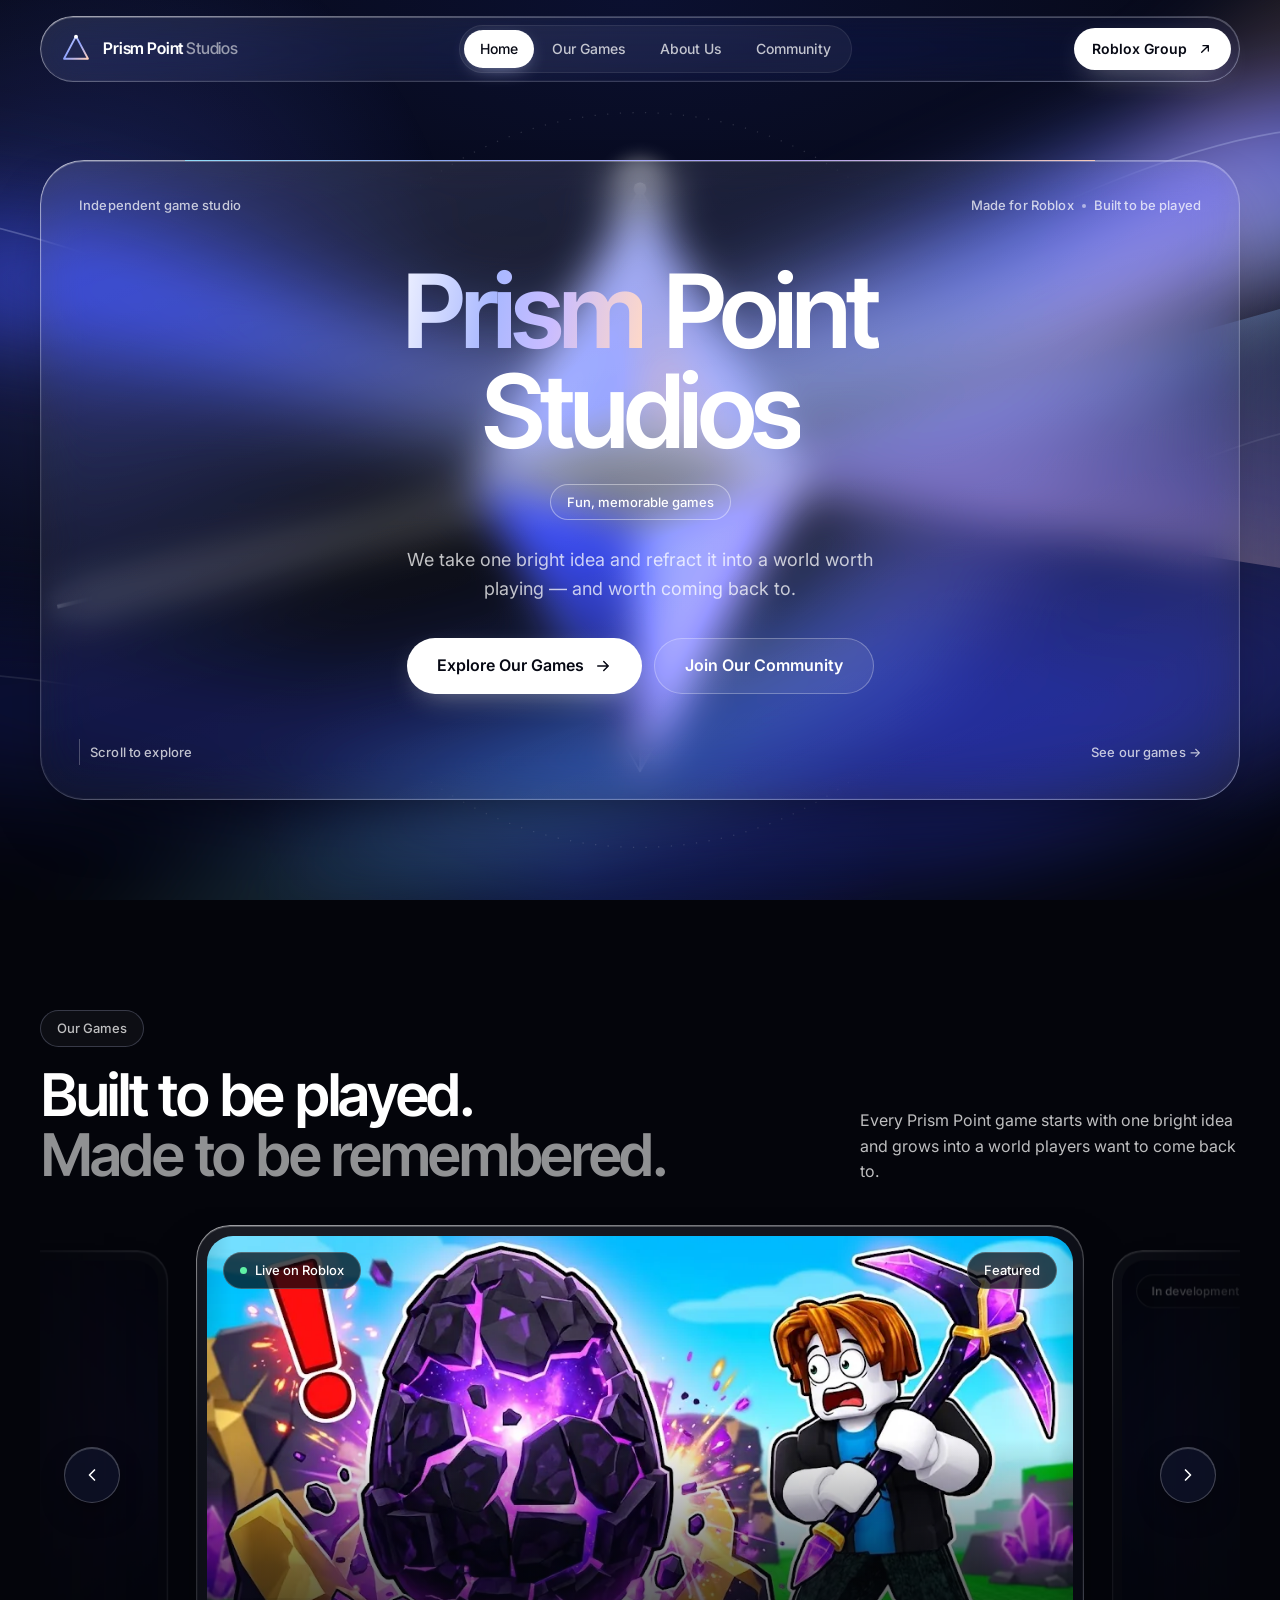
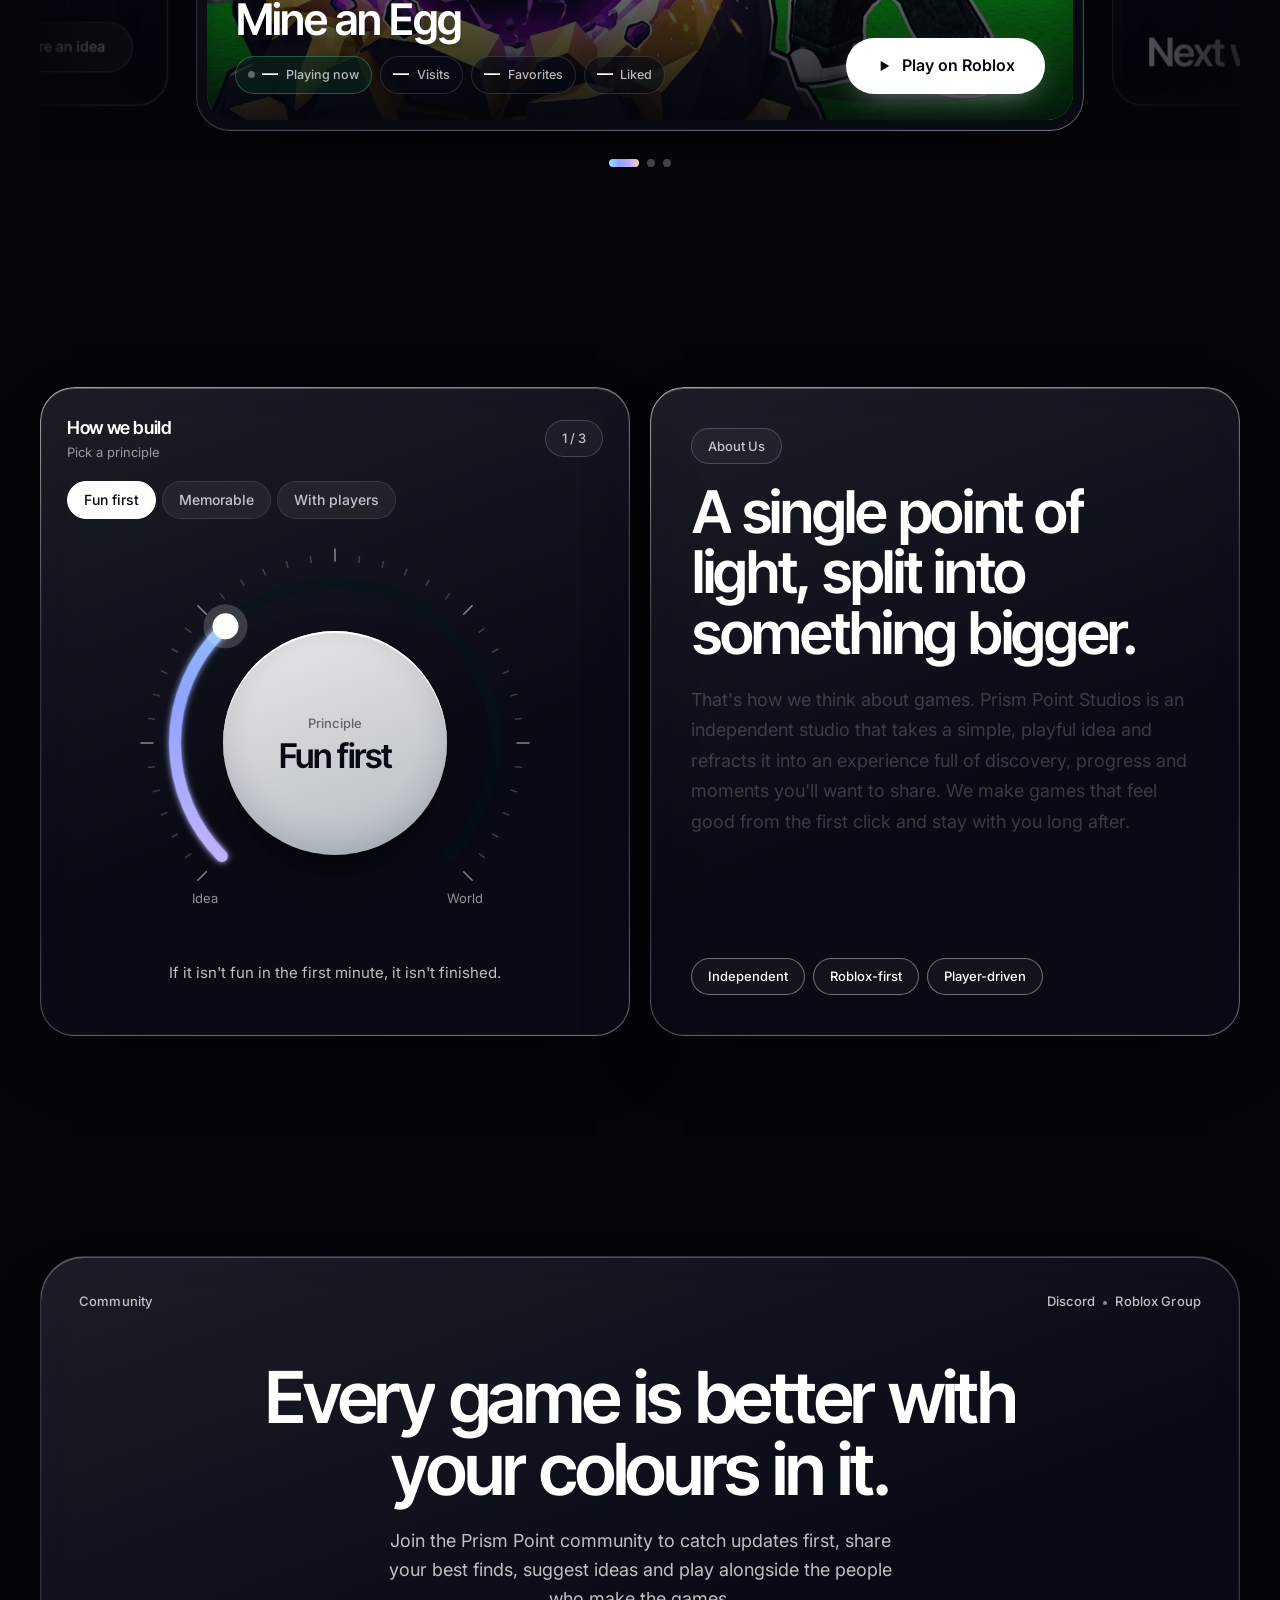
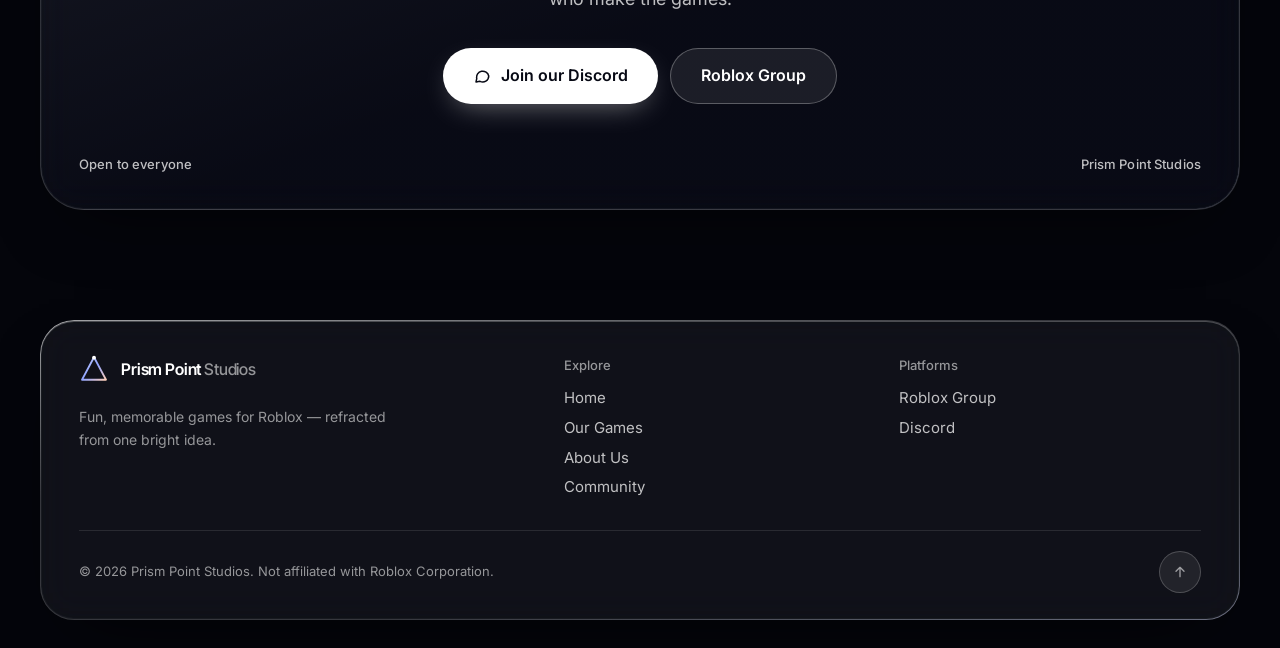
<file: index.html>
<!doctype html>
<html lang="en">
<head>
  <meta charset="utf-8">
  <meta name="viewport" content="width=device-width, initial-scale=1">
  <title>Prism Point Studios</title>
  <meta name="description" content="Prism Point Studios is an independent game studio building fun, memorable games on Roblox. Explore our games and join our community.">
  <meta name="theme-color" content="#04050b">

  <meta property="og:type" content="website">
  <meta property="og:title" content="Prism Point Studios">
  <meta property="og:description" content="Fun, memorable games on Roblox — refracted from one bright idea.">

  <link rel="icon" type="image/svg+xml" href="assets/images/favicon.svg">

  <link rel="preconnect" href="https://fonts.googleapis.com">
  <link rel="preconnect" href="https://fonts.gstatic.com" crossorigin>
  <link rel="stylesheet" href="https://fonts.googleapis.com/css2?family=Inter:wght@400;500;600&family=Inter+Tight:wght@500;600;700&display=swap">

  <link rel="stylesheet" href="css/style.css">
</head>
<body>
  <a class="skip-link" href="#main">Skip to content</a>

  <!-- ========================== LIGHT FIELD BACKGROUND ==========================
       Static, pre-blurred layers (no per-frame filters). The whole field drifts
       a little with scroll via a cheap transform, so idle cost is close to zero. -->
  <div class="light-field" aria-hidden="true">
    <div class="lf-layer" data-lf>
      <div class="blob blob--purple"></div>
      <div class="blob blob--magenta"></div>
      <div class="blob blob--indigo"></div>
      <svg class="silk" viewBox="0 0 1600 1000" preserveAspectRatio="xMidYMid slice">
        <defs>
          <linearGradient id="silkA" x1="0" y1="0" x2="1" y2="1">
            <stop offset="0" stop-color="#121845" stop-opacity="0"/>
            <stop offset=".45" stop-color="#5566ff" stop-opacity=".75"/>
            <stop offset=".7" stop-color="#cdd6ff" stop-opacity=".7"/>
            <stop offset="1" stop-color="#121845" stop-opacity="0"/>
          </linearGradient>
          <linearGradient id="silkB" x1="1" y1="0" x2="0" y2="1">
            <stop offset="0" stop-color="#0d1238" stop-opacity="0"/>
            <stop offset=".5" stop-color="#3946c9" stop-opacity=".55"/>
            <stop offset="1" stop-color="#0d1238" stop-opacity="0"/>
          </linearGradient>
          <linearGradient id="silkRainbow" x1="0" y1="1" x2="1" y2="0">
            <stop offset="0" stop-color="#8fe3ff" stop-opacity="0"/>
            <stop offset=".3" stop-color="#8fe3ff" stop-opacity=".22"/>
            <stop offset=".55" stop-color="#a9a4ff" stop-opacity=".3"/>
            <stop offset=".8" stop-color="#ffcfb8" stop-opacity=".22"/>
            <stop offset="1" stop-color="#ffcfb8" stop-opacity="0"/>
          </linearGradient>
          <filter id="silkBlur" x="-20%" y="-20%" width="140%" height="140%"><feGaussianBlur stdDeviation="40"/></filter>
          <filter id="silkBlurSoft" x="-20%" y="-20%" width="140%" height="140%"><feGaussianBlur stdDeviation="18"/></filter>
        </defs>
        <path filter="url(#silkBlur)" fill="url(#silkB)"
          d="M-100 720 C 300 520, 600 900, 1000 640 S 1500 380, 1750 560 L 1750 760 C 1450 600, 1150 980, 760 900 S 200 760, -100 900 Z"/>
        <path filter="url(#silkBlurSoft)" fill="url(#silkA)"
          d="M-120 300 C 260 120, 520 520, 880 380 S 1380 80, 1720 260 L 1720 360 C 1380 200, 1120 560, 820 520 S 220 300, -120 440 Z"/>
        <path filter="url(#silkBlurSoft)" fill="url(#silkRainbow)"
          d="M200 1050 C 420 760, 760 820, 980 560 S 1300 140, 1500 -40 L 1580 30 C 1380 220, 1180 640, 960 760 S 520 900, 320 1100 Z"/>
      </svg>
      <svg class="strands" viewBox="0 0 1600 1000" preserveAspectRatio="xMidYMid slice">
        <path fill="none" stroke="#cdd6ff" stroke-opacity=".3" stroke-width="1.5"
          d="M-120 330 C 260 150, 520 550, 880 410 S 1380 110, 1720 290"/>
        <path fill="none" stroke="#ffffff" stroke-opacity=".1" stroke-width="1.5"
          d="M-100 760 C 300 560, 600 940, 1000 680 S 1500 420, 1750 600"/>
      </svg>
    </div>
  </div>
  <div class="scroll-progress" aria-hidden="true"></div>

  <!-- ================================== NAV ================================== -->
  <header class="site-header">
    <nav class="nav glass" aria-label="Main">
      <a class="brand" href="#home" aria-label="Prism Point Studios — home">
        <img class="brand-mark" src="assets/images/logo.svg" alt="" width="30" height="30">
        <span class="brand-name">Prism Point <span>Studios</span></span>
      </a>

      <ul class="nav-links">
        <li><a class="nav-link" href="#home">Home</a></li>
        <li><a class="nav-link" href="#games">Our Games</a></li>
        <li><a class="nav-link" href="#about">About Us</a></li>
        <li><a class="nav-link" href="#community">Community</a></li>
      </ul>

      <div class="nav-actions">
        <a class="btn btn--light btn--sm" href="#community" data-link="robloxGroup">
          Roblox Group
          <svg class="btn-arrow" width="16" height="16" viewBox="0 0 24 24" fill="none" stroke="currentColor" stroke-width="2" stroke-linecap="round" stroke-linejoin="round" aria-hidden="true"><path d="M7 17 17 7M9 7h8v8"/></svg>
        </a>
        <button class="nav-toggle" type="button" aria-expanded="false" aria-controls="mobile-menu" aria-label="Open menu">
          <span></span><span></span><span></span>
        </button>
      </div>
    </nav>
  </header>

  <div class="mobile-menu" id="mobile-menu" aria-hidden="true">
    <ul>
      <li><a class="mobile-link" href="#home">Home</a></li>
      <li><a class="mobile-link" href="#games">Our Games</a></li>
      <li><a class="mobile-link" href="#about">About Us</a></li>
      <li><a class="mobile-link" href="#community">Community</a></li>
    </ul>
    <a class="btn btn--light" href="#community" data-link="robloxGroup">Join our Roblox Group</a>
  </div>

  <main id="main">
    <!-- ================================== HERO ================================== -->
    <section class="section hero" id="home" aria-labelledby="hero-title">
      <div class="hero-stage">

        <!-- Crystal behind the glass: sharp outside, frosted through the card -->
        <div class="hero-crystal" aria-hidden="true">
          <div class="hero-layer" data-depth="26">
            <svg viewBox="0 0 600 600">
              <defs>
                <linearGradient id="cA" x1="0" y1="0" x2="1" y2="1"><stop offset="0" stop-color="#ffffff"/><stop offset="1" stop-color="#7d8dff" stop-opacity=".8"/></linearGradient>
                <linearGradient id="cB" x1="1" y1="0" x2="0" y2="1"><stop offset="0" stop-color="#f3f5ff"/><stop offset=".55" stop-color="#a9b6ff" stop-opacity=".85"/><stop offset="1" stop-color="#ffcfb8" stop-opacity=".7"/></linearGradient>
                <linearGradient id="cC" x1="0" y1="0" x2="0" y2="1"><stop offset="0" stop-color="#4655e6"/><stop offset="1" stop-color="#0a0f33"/></linearGradient>
                <linearGradient id="cD" x1="0" y1="0" x2="1" y2="1"><stop offset="0" stop-color="#8fa3ff"/><stop offset=".7" stop-color="#b9a8ff"/><stop offset="1" stop-color="#8fe3ff" stop-opacity=".8"/></linearGradient>
                <linearGradient id="rayFadeGrad" x1="340" y1="0" x2="1000" y2="0" gradientUnits="userSpaceOnUse"><stop offset="0" stop-color="#fff"/><stop offset=".55" stop-color="#fff" stop-opacity=".8"/><stop offset="1" stop-color="#fff" stop-opacity="0"/></linearGradient>
                <linearGradient id="rayGrad" x1="0" y1="110" x2="0" y2="400" gradientUnits="userSpaceOnUse">
                  <stop offset="0" stop-color="#8fe3ff"/>
                  <stop offset=".35" stop-color="#8fa3ff"/>
                  <stop offset=".7" stop-color="#b9a8ff"/>
                  <stop offset="1" stop-color="#ffcfb8"/>
                </linearGradient>
                <mask id="rayFade" maskUnits="userSpaceOnUse" x="300" y="0" width="760" height="600"><rect x="300" y="0" width="760" height="600" fill="url(#rayFadeGrad)"/></mask>
                <filter id="cGlow" x="-50%" y="-50%" width="200%" height="200%"><feGaussianBlur stdDeviation="8"/></filter>
              </defs>
              <circle cx="300" cy="300" r="290" fill="none" stroke="rgba(255,255,255,.14)" stroke-dasharray="1 9"/>
              <!-- light beam in, spectrum out -->
              <line x1="-160" y1="400" x2="250" y2="300" stroke="#fff" stroke-width="14" opacity=".25" filter="url(#cGlow)"/>
              <line x1="-160" y1="400" x2="250" y2="300" stroke="#fff" stroke-width="3" opacity=".85"/>
              <g mask="url(#rayFade)">
                <path d="M340 296 L1000 110 L1000 400 Z" fill="url(#rayGrad)" opacity=".5"/>
              </g>
              <g class="crystal">
                <polygon points="300,70 430,300 300,245" fill="url(#cB)"/>
                <polygon points="300,70 170,300 300,245" fill="url(#cA)"/>
                <polygon points="170,300 300,245 430,300 300,335" fill="rgba(255,255,255,.35)"/>
                <polygon points="170,300 300,335 300,530" fill="url(#cC)"/>
                <polygon points="430,300 300,335 300,530" fill="url(#cD)"/>
                <g fill="none" stroke="rgba(255,255,255,.85)" stroke-width="1.4" stroke-linejoin="round">
                  <polygon points="300,70 430,300 300,530 170,300"/>
                  <path d="M300 70 L300 245 M170 300 L300 245 L430 300 M170 300 L300 335 L430 300 M300 335 L300 530"/>
                </g>
                <circle cx="300" cy="70" r="22" fill="#fff" opacity=".5" filter="url(#cGlow)"/>
                <circle cx="300" cy="70" r="5" fill="#fff"/>
              </g>
            </svg>
          </div>
        </div>

        <!-- Frosted glass hero card -->
        <div class="hero-card glass glass--interactive" data-sheen>
          <span class="rainbow-edge" aria-hidden="true"></span>
          <div class="hero-corners">
            <span class="micro intro" data-delay="500">Independent game studio</span>
            <span class="micro intro" data-delay="560">Made for Roblox<span class="micro-dot"></span>Built to be played</span>
          </div>

          <div class="hero-center">
            <h1 class="hero-title" id="hero-title" data-split><span class="rainbow-text">Prism</span> Point<br>Studios</h1>
            <span class="pill hero-tag intro" data-delay="700">Fun, memorable games</span>
            <p class="hero-lead intro" data-delay="820">
              We take one bright idea and refract it into a world worth playing — and worth coming back to.
            </p>
            <div class="hero-actions intro" data-delay="940">
              <a class="btn btn--light btn--lg" href="#games" data-magnetic>
                Explore Our Games
                <svg class="btn-arrow" width="18" height="18" viewBox="0 0 24 24" fill="none" stroke="currentColor" stroke-width="2" stroke-linecap="round" stroke-linejoin="round" aria-hidden="true"><path d="M5 12h14M13 6l6 6-6 6"/></svg>
              </a>
              <a class="btn btn--glass btn--lg" href="#community" data-magnetic>Join Our Community</a>
            </div>
          </div>

          <div class="hero-bottom">
            <span class="micro scroll-hint intro" data-delay="1100"><span class="scroll-hint-line" aria-hidden="true"></span>Scroll to explore</span>
            <a class="micro intro" data-delay="1160" href="#games">See our games →</a>
          </div>
        </div>
      </div>
    </section>

    <!-- ================================== GAMES ================================== -->
    <section class="section" id="games" aria-labelledby="games-title">
      <div class="container">
        <div class="section-head">
          <div data-reveal>
            <span class="pill pill--quiet">Our Games</span>
            <h2 class="section-title" id="games-title" data-split="scroll">Built to be played.<br><span class="soft">Made to be remembered.</span></h2>
          </div>
          <p class="section-intro" data-words>
            Every Prism Point game starts with one bright idea and grows into a world players want to come back to.
          </p>
        </div>

        <!-- Game carousel: the active game sits in the middle, neighbours peek in, faded, at the sides.
             ADDING A GAME: copy one <article class="slide ..."> block, give it data-game="yourKey"
             (and add yourKey to PPS_GAMES in js/config.js for live stats). Slides are ordered as written. -->
        <div class="carousel" data-carousel data-reveal="scale" role="region" aria-roledescription="carousel" aria-label="Our games">
          <div class="carousel-viewport" data-carousel-viewport>
            <div class="carousel-track">

              <!-- Mine an Egg -->
              <article class="slide feature glass glass--interactive" data-game="mineAnEgg" data-sheen aria-roledescription="slide" aria-label="Mine an Egg">
                <div class="feature-media">
                  <picture>
                    <source srcset="assets/images/games/mine-an-egg.webp" type="image/webp">
                    <img src="assets/images/games/mine-an-egg.jpg" alt="Mine an Egg thumbnail: a Roblox player with a purple crystal pickaxe cracking open a glowing obsidian egg" width="1024" height="572" loading="lazy" decoding="async">
                  </picture>
                  <div class="feature-badges">
                    <span class="pill"><span class="pill-dot" aria-hidden="true"></span>Live on Roblox</span>
                    <span class="pill">Featured</span>
                  </div>
                </div>
                <div class="feature-body">
                  <div>
                    <h3 class="feature-title" data-split="scroll">Mine an Egg</h3>
                  </div>

                  <!-- Live stats (filled from Roblox by js/main.js) -->
                  <dl class="stats" data-stats aria-live="polite">
                    <div class="stat stat--live">
                      <dt class="stat-label"><span class="stat-dot" aria-hidden="true"></span>Playing now</dt>
                      <dd class="stat-value" data-stat="playing">—</dd>
                    </div>
                    <div class="stat">
                      <dt class="stat-label">Visits</dt>
                      <dd class="stat-value" data-stat="visits">—</dd>
                    </div>
                    <div class="stat">
                      <dt class="stat-label">Favorites</dt>
                      <dd class="stat-value" data-stat="favorites">—</dd>
                    </div>
                    <div class="stat">
                      <dt class="stat-label">Liked</dt>
                      <dd class="stat-value" data-stat="likes">—</dd>
                    </div>
                  </dl>

                  <div class="feature-actions">
                    <a class="btn btn--light btn--lg" href="#community" data-link="mineAnEgg" data-magnetic>
                      <svg width="16" height="16" viewBox="0 0 24 24" fill="currentColor" aria-hidden="true"><path d="M7 4.5v15l13-7.5z"/></svg>
                      Play on Roblox
                    </a>
                  </div>
                </div>
              </article>

              <!-- Coming soon #1 -->
              <article class="slide feature feature--soon glass glass--interactive" data-sheen aria-roledescription="slide" aria-label="Coming soon">
                <div class="feature-media">
                  <img src="assets/images/games/coming-soon-1.svg" alt="" width="1024" height="572" loading="lazy" decoding="async">
                  <div class="feature-badges">
                    <span class="pill">In development</span>
                  </div>
                </div>
                <div class="feature-body">
                  <div>
                    <h3 class="feature-title">Next world</h3>
                  </div>
                  <div class="feature-actions">
                    <a class="btn btn--glass btn--lg" href="#community">Get notified</a>
                  </div>
                </div>
              </article>

              <!-- Coming soon #2 -->
              <article class="slide feature feature--soon glass glass--interactive" data-sheen aria-roledescription="slide" aria-label="Your idea">
                <div class="feature-media">
                  <img src="assets/images/games/coming-soon-2.svg" alt="" width="1024" height="572" loading="lazy" decoding="async">
                  <div class="feature-badges">
                    <span class="pill">Community ideas</span>
                  </div>
                </div>
                <div class="feature-body">
                  <div>
                    <h3 class="feature-title">Your idea here?</h3>
                  </div>
                  <div class="feature-actions">
                    <a class="btn btn--glass btn--lg" href="#community">Share an idea</a>
                  </div>
                </div>
              </article>

            </div>
          </div>

          <button class="carousel-arrow carousel-arrow--prev" type="button" aria-label="Previous game" data-carousel-prev>
            <svg width="20" height="20" viewBox="0 0 24 24" fill="none" stroke="currentColor" stroke-width="2" stroke-linecap="round" stroke-linejoin="round" aria-hidden="true"><path d="M15 6l-6 6 6 6"/></svg>
          </button>
          <button class="carousel-arrow carousel-arrow--next" type="button" aria-label="Next game" data-carousel-next>
            <svg width="20" height="20" viewBox="0 0 24 24" fill="none" stroke="currentColor" stroke-width="2" stroke-linecap="round" stroke-linejoin="round" aria-hidden="true"><path d="M9 6l6 6-6 6"/></svg>
          </button>

          <div class="carousel-dots" data-carousel-dots role="tablist" aria-label="Choose a game"></div>
        </div>
      </div>
    </section>

    <!-- ================================== ABOUT ================================== -->
    <section class="section" id="about" aria-labelledby="about-title">
      <div class="container about-grid">
        <!-- Interactive dial -->
        <div class="dial-card glass glass--interactive" data-reveal="left" data-sheen data-dial>
          <div class="tile-head">
            <div>
              <p class="tile-title">How we build</p>
              <p class="tile-sub">Pick a principle</p>
            </div>
            <span class="pill pill--quiet" data-dial-count>1 / 3</span>
          </div>

          <div class="dial-tabs" role="tablist" aria-label="Studio principles">
            <button class="dial-tab" type="button" role="tab" aria-selected="true"
              data-value="Fun first" data-frac="0.34"
              data-caption="If it isn't fun in the first minute, it isn't finished.">Fun first</button>
            <button class="dial-tab" type="button" role="tab" aria-selected="false"
              data-value="Memorable" data-frac="0.67"
              data-caption="Worlds with one clear idea and a hook you'll talk about.">Memorable</button>
            <button class="dial-tab" type="button" role="tab" aria-selected="false"
              data-value="With players" data-frac="1"
              data-caption="We listen, iterate and keep our games growing with the community.">With players</button>
          </div>

          <div class="dial" aria-hidden="true">
            <svg viewBox="0 0 400 400">
              <defs>
                <linearGradient id="dialGrad" x1="0" y1="1" x2="1" y2="0">
                  <stop offset="0" stop-color="#8fe3ff"/>
                  <stop offset=".4" stop-color="#8fa3ff"/>
                  <stop offset=".75" stop-color="#c3b5ff"/>
                  <stop offset="1" stop-color="#ffcfb8"/>
                </linearGradient>
                <filter id="dialGlow" x="-20%" y="-20%" width="140%" height="140%"><feGaussianBlur stdDeviation="3" result="b"/><feMerge><feMergeNode in="b"/><feMergeNode in="SourceGraphic"/></feMerge></filter>
              </defs>
              <g data-dial-ticks></g>
              <!-- track: 270° arc starting bottom-left -->
              <circle cx="200" cy="200" r="160" fill="none" stroke="rgba(0,20,28,.35)" stroke-width="12" stroke-linecap="round"
                stroke-dasharray="754 1006" transform="rotate(135 200 200)"/>
              <circle class="dial-arc" data-dial-arc cx="200" cy="200" r="160" fill="none" stroke="url(#dialGrad)" stroke-width="12" filter="url(#dialGlow)" stroke-linecap="round"
                stroke-dasharray="754 1006" stroke-dashoffset="754" transform="rotate(135 200 200)"/>
              <g class="dial-knob" data-dial-knob>
                <circle cx="360" cy="200" r="13" fill="#fff"/>
                <circle cx="360" cy="200" r="22" fill="#fff" opacity=".18"/>
              </g>
              <text x="70" y="360" fill="rgba(255,255,255,.55)" font-family="Inter, sans-serif" font-size="13" text-anchor="middle">Idea</text>
              <text x="330" y="360" fill="rgba(255,255,255,.55)" font-family="Inter, sans-serif" font-size="13" text-anchor="middle">World</text>
            </svg>
            <div class="dial-face">
              <span class="dial-face-label">Principle</span>
              <span class="dial-face-value" data-dial-value>Fun first</span>
            </div>
          </div>
          <p class="dial-caption" data-dial-caption aria-live="polite">If it isn't fun in the first minute, it isn't finished.</p>
        </div>

        <!-- Copy -->
        <div class="about-copy-card glass glass--interactive" data-reveal="right" data-delay="120" data-sheen>
          <div>
            <span class="pill pill--quiet">About Us</span>
            <h2 class="section-title" id="about-title" data-split="scroll">A single point of light, split into something bigger.</h2>
            <p class="about-copy" data-scrub>
              That's how we think about games. Prism Point Studios is an independent studio that takes a simple, playful idea and refracts it into an experience full of discovery, progress and moments you'll want to share. We make games that feel good from the first click and stay with you long after.
            </p>
          </div>
          <div class="about-chips pop-in">
            <span class="pill">Independent</span>
            <span class="pill">Roblox-first</span>
            <span class="pill">Player-driven</span>
          </div>
        </div>
      </div>
    </section>

    <!-- ================================ COMMUNITY ================================ -->
    <section class="section" id="community" aria-labelledby="community-title">
      <div class="container">
        <div class="community-card glass glass--interactive" data-reveal="scale" data-particles data-sheen>
          <div class="hero-corners">
            <span class="micro">Community</span>
            <span class="micro">Discord<span class="micro-dot"></span>Roblox Group</span>
          </div>
          <div class="community-center">
            <h2 class="community-title" id="community-title" data-split="scroll">Every game is better with your colours in it.</h2>
            <p class="community-text" data-words>
              Join the Prism Point community to catch updates first, share your best finds, suggest ideas and play alongside the people who make the games.
            </p>
            <div class="community-actions pop-in">
              <a class="btn btn--light btn--lg" href="#community" data-link="discord" data-magnetic>
                <svg width="18" height="18" viewBox="0 0 24 24" fill="none" stroke="currentColor" stroke-width="2" stroke-linecap="round" stroke-linejoin="round" aria-hidden="true"><path d="M21 12a8 8 0 0 1-11.6 7.1L4 20l1-4.6A8 8 0 1 1 21 12z"/></svg>
                Join our Discord
              </a>
              <a class="btn btn--glass btn--lg" href="#community" data-link="robloxGroup" data-magnetic>Roblox Group</a>
            </div>
          </div>
          <div class="hero-bottom">
            <span class="micro">Open to everyone</span>
            <span class="micro">Prism Point Studios</span>
          </div>
        </div>
      </div>
    </section>
  </main>

  <!-- ================================== FOOTER ================================== -->
  <footer class="site-footer">
    <div class="container">
      <div class="footer-card glass glass--soft">
        <div class="footer-grid">
          <div>
            <a class="brand" href="#home" aria-label="Prism Point Studios — home">
              <img class="brand-mark" src="assets/images/logo.svg" alt="" width="30" height="30">
              <span class="brand-name">Prism Point <span>Studios</span></span>
            </a>
            <p class="footer-tagline">Fun, memorable games for Roblox — refracted from one bright idea.</p>
          </div>
          <nav aria-label="Footer">
            <p class="footer-heading">Explore</p>
            <ul class="footer-links">
              <li><a href="#home">Home</a></li>
              <li><a href="#games">Our Games</a></li>
              <li><a href="#about">About Us</a></li>
              <li><a href="#community">Community</a></li>
            </ul>
          </nav>
          <div>
            <p class="footer-heading">Platforms</p>
            <ul class="footer-links">
              <li><a href="#community" data-link="robloxGroup">Roblox Group</a></li>
              <li><a href="#community" data-link="discord">Discord</a></li>
            </ul>
          </div>
        </div>
        <div class="footer-bottom">
          <span>© <span data-year>2026</span> Prism Point Studios. Not affiliated with Roblox Corporation.</span>
          <a class="back-to-top" href="#home" aria-label="Back to top">
            <svg width="16" height="16" viewBox="0 0 24 24" fill="none" stroke="currentColor" stroke-width="2" stroke-linecap="round" stroke-linejoin="round" aria-hidden="true"><path d="M12 19V5M6 11l6-6 6 6"/></svg>
          </a>
        </div>
      </div>
    </div>
  </footer>

  <script src="js/config.js"></script>
  <script src="js/main.js" defer></script>
</body>
</html>
</file>
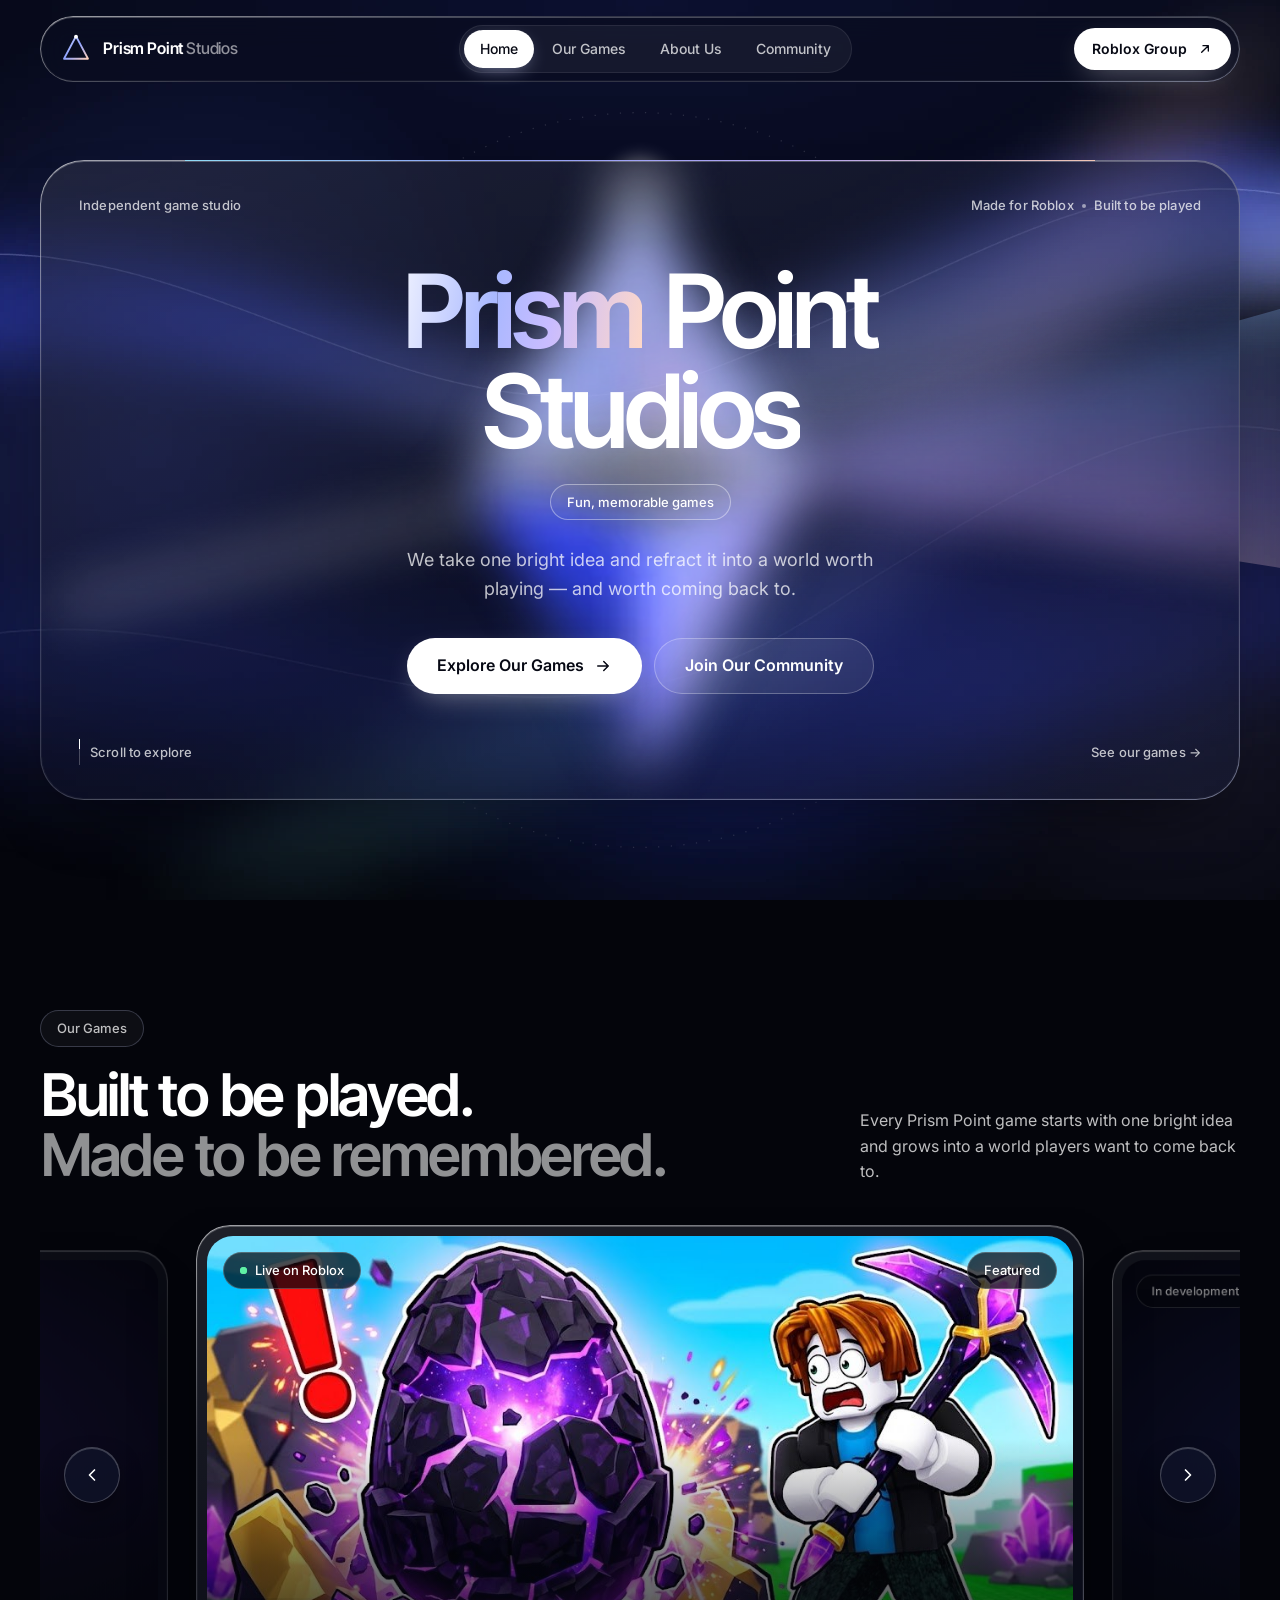
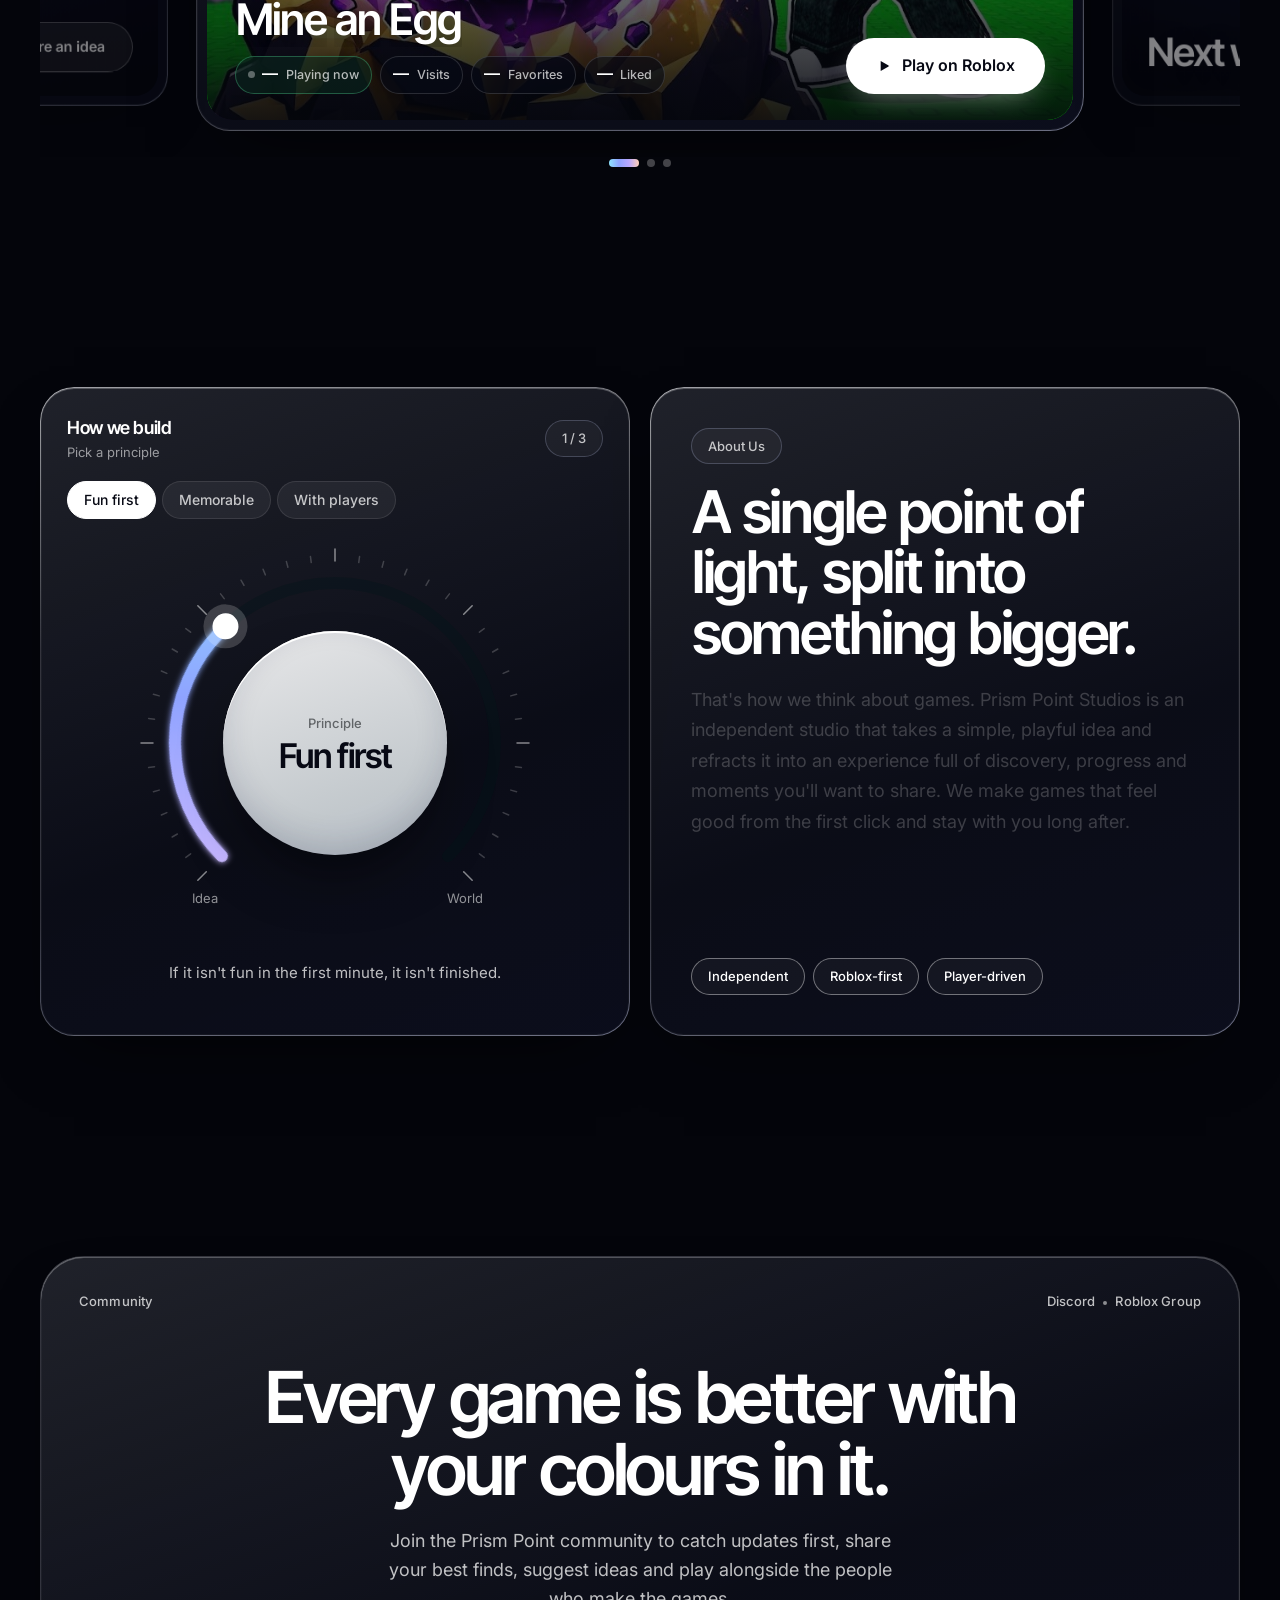
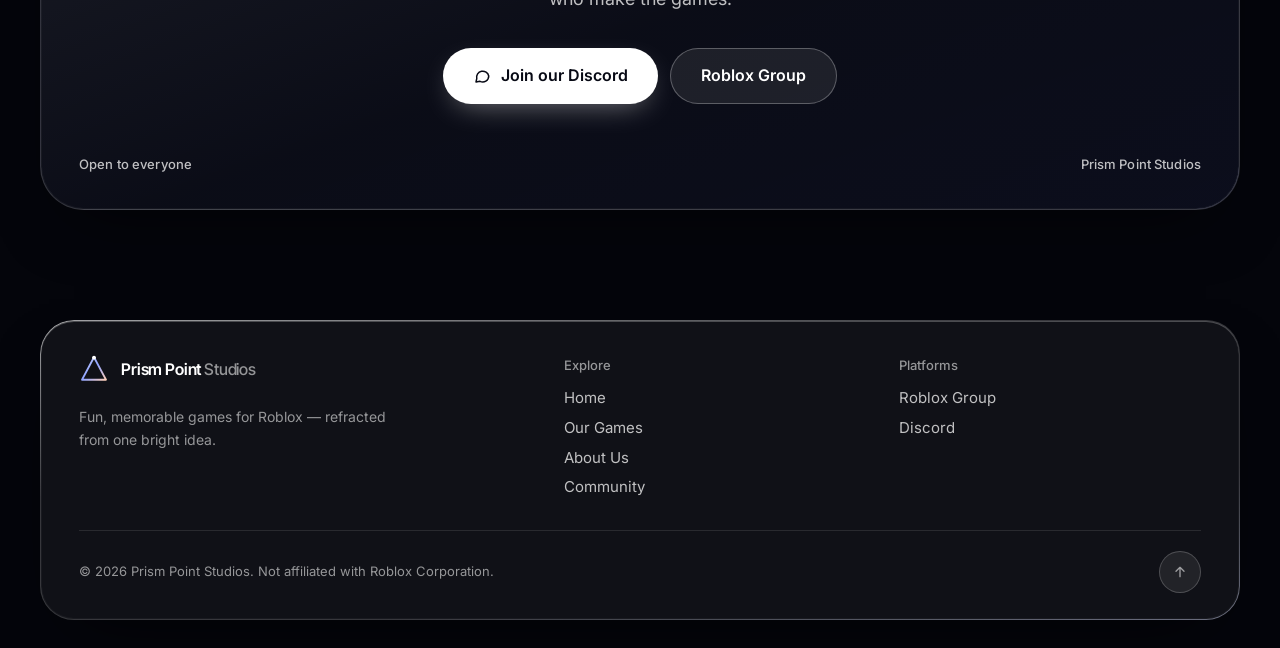
<file: prism-point-studios/prism-point-studios/index.html>
<!doctype html>
<html lang="en">
<head>
  <meta charset="utf-8">
  <meta name="viewport" content="width=device-width, initial-scale=1">
  <title>Prism Point Studios — Fun, memorable games on Roblox</title>
  <meta name="description" content="Prism Point Studios is an independent game studio building fun, memorable games on Roblox. Explore our games and join our community.">
  <meta name="theme-color" content="#04050b">

  <meta property="og:type" content="website">
  <meta property="og:title" content="Prism Point Studios">
  <meta property="og:description" content="Fun, memorable games on Roblox — refracted from one bright idea.">

  <link rel="icon" type="image/svg+xml" href="assets/images/favicon.svg">

  <link rel="preconnect" href="https://fonts.googleapis.com">
  <link rel="preconnect" href="https://fonts.gstatic.com" crossorigin>
  <link rel="stylesheet" href="https://fonts.googleapis.com/css2?family=Inter:wght@400;500;600&family=Inter+Tight:wght@500;600;700&display=swap">

  <link rel="stylesheet" href="css/style.css">
</head>
<body>
  <a class="skip-link" href="#main">Skip to content</a>

  <!-- ========================== LIGHT FIELD BACKGROUND ==========================
       A single pre-rendered image (assets/images/bg/light-field.webp): no live blur,
       so it costs nothing while scrolling. -->
  <div class="light-field" aria-hidden="true"><div class="lf-layer" data-lf></div></div>
  <div class="scroll-progress" aria-hidden="true"></div>

  <!-- ================================== NAV ================================== -->
  <header class="site-header">
    <nav class="nav glass" aria-label="Main">
      <a class="brand" href="#home" aria-label="Prism Point Studios — home">
        <img class="brand-mark" src="assets/images/logo.svg" alt="" width="30" height="30">
        <span class="brand-name">Prism Point <span>Studios</span></span>
      </a>

      <ul class="nav-links">
        <li><a class="nav-link" href="#home">Home</a></li>
        <li><a class="nav-link" href="#games">Our Games</a></li>
        <li><a class="nav-link" href="#about">About Us</a></li>
        <li><a class="nav-link" href="#community">Community</a></li>
      </ul>

      <div class="nav-actions">
        <a class="btn btn--light btn--sm" href="#community" data-link="robloxGroup">
          Roblox Group
          <svg class="btn-arrow" width="16" height="16" viewBox="0 0 24 24" fill="none" stroke="currentColor" stroke-width="2" stroke-linecap="round" stroke-linejoin="round" aria-hidden="true"><path d="M7 17 17 7M9 7h8v8"/></svg>
        </a>
        <button class="nav-toggle" type="button" aria-expanded="false" aria-controls="mobile-menu" aria-label="Open menu">
          <span></span><span></span><span></span>
        </button>
      </div>
    </nav>
  </header>

  <div class="mobile-menu" id="mobile-menu" aria-hidden="true">
    <ul>
      <li><a class="mobile-link" href="#home">Home</a></li>
      <li><a class="mobile-link" href="#games">Our Games</a></li>
      <li><a class="mobile-link" href="#about">About Us</a></li>
      <li><a class="mobile-link" href="#community">Community</a></li>
    </ul>
    <a class="btn btn--light" href="#community" data-link="robloxGroup">Join our Roblox Group</a>
  </div>

  <main id="main">
    <!-- ================================== HERO ================================== -->
    <section class="section hero" id="home" aria-labelledby="hero-title">
      <div class="hero-stage">

        <!-- Crystal behind the glass: sharp outside, frosted through the card -->
        <div class="hero-crystal" aria-hidden="true">
          <div class="hero-layer" data-depth="26">
            <svg viewBox="0 0 600 600">
              <defs>
                <linearGradient id="cA" x1="0" y1="0" x2="1" y2="1"><stop offset="0" stop-color="#ffffff"/><stop offset="1" stop-color="#7d8dff" stop-opacity=".8"/></linearGradient>
                <linearGradient id="cB" x1="1" y1="0" x2="0" y2="1"><stop offset="0" stop-color="#f3f5ff"/><stop offset=".55" stop-color="#a9b6ff" stop-opacity=".85"/><stop offset="1" stop-color="#ffcfb8" stop-opacity=".7"/></linearGradient>
                <linearGradient id="cC" x1="0" y1="0" x2="0" y2="1"><stop offset="0" stop-color="#4655e6"/><stop offset="1" stop-color="#0a0f33"/></linearGradient>
                <linearGradient id="cD" x1="0" y1="0" x2="1" y2="1"><stop offset="0" stop-color="#8fa3ff"/><stop offset=".7" stop-color="#b9a8ff"/><stop offset="1" stop-color="#8fe3ff" stop-opacity=".8"/></linearGradient>
                <linearGradient id="rayFadeGrad" x1="340" y1="0" x2="1000" y2="0" gradientUnits="userSpaceOnUse"><stop offset="0" stop-color="#fff"/><stop offset=".55" stop-color="#fff" stop-opacity=".8"/><stop offset="1" stop-color="#fff" stop-opacity="0"/></linearGradient>
                <linearGradient id="rayGrad" x1="0" y1="110" x2="0" y2="400" gradientUnits="userSpaceOnUse">
                  <stop offset="0" stop-color="#8fe3ff"/>
                  <stop offset=".35" stop-color="#8fa3ff"/>
                  <stop offset=".7" stop-color="#b9a8ff"/>
                  <stop offset="1" stop-color="#ffcfb8"/>
                </linearGradient>
                <mask id="rayFade" maskUnits="userSpaceOnUse" x="300" y="0" width="760" height="600"><rect x="300" y="0" width="760" height="600" fill="url(#rayFadeGrad)"/></mask>
                <filter id="cGlow" x="-50%" y="-50%" width="200%" height="200%"><feGaussianBlur stdDeviation="8"/></filter>
              </defs>
              <circle cx="300" cy="300" r="290" fill="none" stroke="rgba(255,255,255,.14)" stroke-dasharray="1 9"/>
              <!-- light beam in, spectrum out -->
              <line x1="-160" y1="400" x2="250" y2="300" stroke="#fff" stroke-width="14" opacity=".25" filter="url(#cGlow)"/>
              <line x1="-160" y1="400" x2="250" y2="300" stroke="#fff" stroke-width="3" opacity=".85"/>
              <g mask="url(#rayFade)">
                <path d="M340 296 L1000 110 L1000 400 Z" fill="url(#rayGrad)" opacity=".5"/>
              </g>
              <g class="crystal">
                <polygon points="300,70 430,300 300,245" fill="url(#cB)"/>
                <polygon points="300,70 170,300 300,245" fill="url(#cA)"/>
                <polygon points="170,300 300,245 430,300 300,335" fill="rgba(255,255,255,.35)"/>
                <polygon points="170,300 300,335 300,530" fill="url(#cC)"/>
                <polygon points="430,300 300,335 300,530" fill="url(#cD)"/>
                <g fill="none" stroke="rgba(255,255,255,.85)" stroke-width="1.4" stroke-linejoin="round">
                  <polygon points="300,70 430,300 300,530 170,300"/>
                  <path d="M300 70 L300 245 M170 300 L300 245 L430 300 M170 300 L300 335 L430 300 M300 335 L300 530"/>
                </g>
                <circle cx="300" cy="70" r="22" fill="#fff" opacity=".5" filter="url(#cGlow)"/>
                <circle cx="300" cy="70" r="5" fill="#fff"/>
              </g>
            </svg>
          </div>
        </div>

        <!-- Frosted glass hero card -->
        <div class="hero-card glass glass--interactive" data-sheen>
          <span class="rainbow-edge" aria-hidden="true"></span>
          <!-- What the glass "sees" behind it: a pre-blurred copy of the crystal -->
          <div class="hero-frost" aria-hidden="true">
            <div class="hero-frost-box">
              <div class="hero-frost-layer" data-depth="22">
                <img src="assets/images/bg/crystal-frost.webp" alt="" width="700" height="500" decoding="async">
              </div>
            </div>
          </div>
          <div class="hero-corners">
            <span class="micro intro" data-delay="500">Independent game studio</span>
            <span class="micro intro" data-delay="560">Made for Roblox<span class="micro-dot"></span>Built to be played</span>
          </div>

          <div class="hero-center">
            <h1 class="hero-title" id="hero-title" data-split><span class="rainbow-text">Prism</span> Point<br>Studios</h1>
            <span class="pill hero-tag intro" data-delay="700">Fun, memorable games</span>
            <p class="hero-lead intro" data-delay="820">
              We take one bright idea and refract it into a world worth playing — and worth coming back to.
            </p>
            <div class="hero-actions intro" data-delay="940">
              <a class="btn btn--light btn--lg" href="#games" data-magnetic>
                Explore Our Games
                <svg class="btn-arrow" width="18" height="18" viewBox="0 0 24 24" fill="none" stroke="currentColor" stroke-width="2" stroke-linecap="round" stroke-linejoin="round" aria-hidden="true"><path d="M5 12h14M13 6l6 6-6 6"/></svg>
              </a>
              <a class="btn btn--glass btn--lg" href="#community" data-magnetic>Join Our Community</a>
            </div>
          </div>

          <div class="hero-bottom">
            <span class="micro scroll-hint intro" data-delay="1100"><span class="scroll-hint-line" aria-hidden="true"></span>Scroll to explore</span>
            <a class="micro intro" data-delay="1160" href="#games">See our games →</a>
          </div>
        </div>
      </div>
    </section>

    <!-- ================================== GAMES ================================== -->
    <section class="section" id="games" aria-labelledby="games-title">
      <div class="container">
        <div class="section-head">
          <div data-reveal>
            <span class="pill pill--quiet">Our Games</span>
            <h2 class="section-title" id="games-title" data-split="scroll">Built to be played.<br><span class="soft">Made to be remembered.</span></h2>
          </div>
          <p class="section-intro" data-words>
            Every Prism Point game starts with one bright idea and grows into a world players want to come back to.
          </p>
        </div>

        <!-- Game carousel: the active game sits in the middle, neighbours peek in, faded, at the sides.
             ADDING A GAME: copy one <article class="slide ..."> block, give it data-game="yourKey"
             (and add yourKey to PPS_GAMES in js/config.js for live stats). Slides are ordered as written. -->
        <div class="carousel" data-carousel data-reveal="scale" role="region" aria-roledescription="carousel" aria-label="Our games">
          <div class="carousel-viewport" data-carousel-viewport>
            <div class="carousel-track">

              <!-- Mine an Egg -->
              <article class="slide feature glass glass--interactive" data-game="mineAnEgg" data-sheen aria-roledescription="slide" aria-label="Mine an Egg">
                <div class="feature-media">
                  <img src="assets/images/games/mine-an-egg.jpg" fetchpriority="high" alt="Mine an Egg thumbnail: a Roblox player with a purple crystal pickaxe cracking open a glowing obsidian egg" width="1024" height="572" decoding="async">
                  <div class="feature-badges">
                    <span class="pill"><span class="pill-dot" aria-hidden="true"></span>Live on Roblox</span>
                    <span class="pill">Featured</span>
                  </div>
                </div>
                <div class="feature-body">
                  <div>
                    <h3 class="feature-title" data-split="scroll">Mine an Egg</h3>
                  </div>

                  <!-- Live stats (filled from Roblox by js/main.js) -->
                  <dl class="stats" data-stats aria-live="polite">
                    <div class="stat stat--live">
                      <dt class="stat-label"><span class="stat-dot" aria-hidden="true"></span>Playing now</dt>
                      <dd class="stat-value" data-stat="playing">—</dd>
                    </div>
                    <div class="stat">
                      <dt class="stat-label">Visits</dt>
                      <dd class="stat-value" data-stat="visits">—</dd>
                    </div>
                    <div class="stat">
                      <dt class="stat-label">Favorites</dt>
                      <dd class="stat-value" data-stat="favorites">—</dd>
                    </div>
                    <div class="stat">
                      <dt class="stat-label">Liked</dt>
                      <dd class="stat-value" data-stat="likes">—</dd>
                    </div>
                  </dl>

                  <div class="feature-actions">
                    <a class="btn btn--light btn--lg" href="#community" data-link="mineAnEgg" data-magnetic>
                      <svg width="16" height="16" viewBox="0 0 24 24" fill="currentColor" aria-hidden="true"><path d="M7 4.5v15l13-7.5z"/></svg>
                      Play on Roblox
                    </a>
                  </div>
                </div>
              </article>

              <!-- Coming soon #1 -->
              <article class="slide feature feature--soon glass glass--interactive" data-sheen aria-roledescription="slide" aria-label="Coming soon">
                <div class="feature-media">
                  <img src="assets/images/games/coming-soon-1.svg" alt="" width="1024" height="572" decoding="async">
                  <div class="feature-badges">
                    <span class="pill">In development</span>
                  </div>
                </div>
                <div class="feature-body">
                  <div>
                    <h3 class="feature-title">Next world</h3>
                  </div>
                  <div class="feature-actions">
                    <a class="btn btn--glass btn--lg" href="#community">Get notified</a>
                  </div>
                </div>
              </article>

              <!-- Coming soon #2 -->
              <article class="slide feature feature--soon glass glass--interactive" data-sheen aria-roledescription="slide" aria-label="Your idea">
                <div class="feature-media">
                  <img src="assets/images/games/coming-soon-2.svg" alt="" width="1024" height="572" decoding="async">
                  <div class="feature-badges">
                    <span class="pill">Community ideas</span>
                  </div>
                </div>
                <div class="feature-body">
                  <div>
                    <h3 class="feature-title">Your idea here?</h3>
                  </div>
                  <div class="feature-actions">
                    <a class="btn btn--glass btn--lg" href="#community">Share an idea</a>
                  </div>
                </div>
              </article>

            </div>
          </div>

          <button class="carousel-arrow carousel-arrow--prev" type="button" aria-label="Previous game" data-carousel-prev>
            <svg width="20" height="20" viewBox="0 0 24 24" fill="none" stroke="currentColor" stroke-width="2" stroke-linecap="round" stroke-linejoin="round" aria-hidden="true"><path d="M15 6l-6 6 6 6"/></svg>
          </button>
          <button class="carousel-arrow carousel-arrow--next" type="button" aria-label="Next game" data-carousel-next>
            <svg width="20" height="20" viewBox="0 0 24 24" fill="none" stroke="currentColor" stroke-width="2" stroke-linecap="round" stroke-linejoin="round" aria-hidden="true"><path d="M9 6l6 6-6 6"/></svg>
          </button>

          <div class="carousel-dots" data-carousel-dots role="tablist" aria-label="Choose a game"></div>
        </div>
      </div>
    </section>

    <!-- ================================== ABOUT ================================== -->
    <section class="section" id="about" aria-labelledby="about-title">
      <div class="container about-grid">
        <!-- Interactive dial -->
        <div class="dial-card glass glass--interactive" data-reveal="left" data-sheen data-dial>
          <div class="tile-head">
            <div>
              <p class="tile-title">How we build</p>
              <p class="tile-sub">Pick a principle</p>
            </div>
            <span class="pill pill--quiet" data-dial-count>1 / 3</span>
          </div>

          <div class="dial-tabs" role="tablist" aria-label="Studio principles">
            <button class="dial-tab" type="button" role="tab" aria-selected="true"
              data-value="Fun first" data-frac="0.34"
              data-caption="If it isn't fun in the first minute, it isn't finished.">Fun first</button>
            <button class="dial-tab" type="button" role="tab" aria-selected="false"
              data-value="Memorable" data-frac="0.67"
              data-caption="Worlds with one clear idea and a hook you'll talk about.">Memorable</button>
            <button class="dial-tab" type="button" role="tab" aria-selected="false"
              data-value="With players" data-frac="1"
              data-caption="We listen, iterate and keep our games growing with the community.">With players</button>
          </div>

          <div class="dial" aria-hidden="true">
            <svg viewBox="0 0 400 400">
              <defs>
                <linearGradient id="dialGrad" x1="0" y1="1" x2="1" y2="0">
                  <stop offset="0" stop-color="#8fe3ff"/>
                  <stop offset=".4" stop-color="#8fa3ff"/>
                  <stop offset=".75" stop-color="#c3b5ff"/>
                  <stop offset="1" stop-color="#ffcfb8"/>
                </linearGradient>
                <filter id="dialGlow" x="-20%" y="-20%" width="140%" height="140%"><feGaussianBlur stdDeviation="3" result="b"/><feMerge><feMergeNode in="b"/><feMergeNode in="SourceGraphic"/></feMerge></filter>
              </defs>
              <g data-dial-ticks></g>
              <!-- track: 270° arc starting bottom-left -->
              <circle cx="200" cy="200" r="160" fill="none" stroke="rgba(0,20,28,.35)" stroke-width="12" stroke-linecap="round"
                stroke-dasharray="754 1006" transform="rotate(135 200 200)"/>
              <circle class="dial-arc" data-dial-arc cx="200" cy="200" r="160" fill="none" stroke="url(#dialGrad)" stroke-width="12" filter="url(#dialGlow)" stroke-linecap="round"
                stroke-dasharray="754 1006" stroke-dashoffset="754" transform="rotate(135 200 200)"/>
              <g class="dial-knob" data-dial-knob>
                <circle cx="360" cy="200" r="13" fill="#fff"/>
                <circle cx="360" cy="200" r="22" fill="#fff" opacity=".18"/>
              </g>
              <text x="70" y="360" fill="rgba(255,255,255,.55)" font-family="Inter, sans-serif" font-size="13" text-anchor="middle">Idea</text>
              <text x="330" y="360" fill="rgba(255,255,255,.55)" font-family="Inter, sans-serif" font-size="13" text-anchor="middle">World</text>
            </svg>
            <div class="dial-face">
              <span class="dial-face-label">Principle</span>
              <span class="dial-face-value" data-dial-value>Fun first</span>
            </div>
          </div>
          <p class="dial-caption" data-dial-caption aria-live="polite">If it isn't fun in the first minute, it isn't finished.</p>
        </div>

        <!-- Copy -->
        <div class="about-copy-card glass glass--interactive" data-reveal="right" data-delay="120" data-sheen>
          <div>
            <span class="pill pill--quiet">About Us</span>
            <h2 class="section-title" id="about-title" data-split="scroll">A single point of light, split into something bigger.</h2>
            <p class="about-copy" data-scrub>
              That's how we think about games. Prism Point Studios is an independent studio that takes a simple, playful idea and refracts it into an experience full of discovery, progress and moments you'll want to share. We make games that feel good from the first click and stay with you long after.
            </p>
          </div>
          <div class="about-chips pop-in">
            <span class="pill">Independent</span>
            <span class="pill">Roblox-first</span>
            <span class="pill">Player-driven</span>
          </div>
        </div>
      </div>
    </section>

    <!-- ================================ COMMUNITY ================================ -->
    <section class="section" id="community" aria-labelledby="community-title">
      <div class="container">
        <div class="community-card glass glass--interactive" data-reveal="scale" data-particles data-sheen>
          <div class="hero-corners">
            <span class="micro">Community</span>
            <span class="micro">Discord<span class="micro-dot"></span>Roblox Group</span>
          </div>
          <div class="community-center">
            <h2 class="community-title" id="community-title" data-split="scroll">Every game is better with your colours in it.</h2>
            <p class="community-text" data-words>
              Join the Prism Point community to catch updates first, share your best finds, suggest ideas and play alongside the people who make the games.
            </p>
            <div class="community-actions pop-in">
              <a class="btn btn--light btn--lg" href="#community" data-link="discord" data-magnetic>
                <svg width="18" height="18" viewBox="0 0 24 24" fill="none" stroke="currentColor" stroke-width="2" stroke-linecap="round" stroke-linejoin="round" aria-hidden="true"><path d="M21 12a8 8 0 0 1-11.6 7.1L4 20l1-4.6A8 8 0 1 1 21 12z"/></svg>
                Join our Discord
              </a>
              <a class="btn btn--glass btn--lg" href="#community" data-link="robloxGroup" data-magnetic>Roblox Group</a>
            </div>
          </div>
          <div class="hero-bottom">
            <span class="micro">Open to everyone</span>
            <span class="micro">Prism Point Studios</span>
          </div>
        </div>
      </div>
    </section>
  </main>

  <!-- ================================== FOOTER ================================== -->
  <footer class="site-footer">
    <div class="container">
      <div class="footer-card glass glass--soft">
        <div class="footer-grid">
          <div>
            <a class="brand" href="#home" aria-label="Prism Point Studios — home">
              <img class="brand-mark" src="assets/images/logo.svg" alt="" width="30" height="30">
              <span class="brand-name">Prism Point <span>Studios</span></span>
            </a>
            <p class="footer-tagline">Fun, memorable games for Roblox — refracted from one bright idea.</p>
          </div>
          <nav aria-label="Footer">
            <p class="footer-heading">Explore</p>
            <ul class="footer-links">
              <li><a href="#home">Home</a></li>
              <li><a href="#games">Our Games</a></li>
              <li><a href="#about">About Us</a></li>
              <li><a href="#community">Community</a></li>
            </ul>
          </nav>
          <div>
            <p class="footer-heading">Platforms</p>
            <ul class="footer-links">
              <li><a href="#community" data-link="robloxGroup">Roblox Group</a></li>
              <li><a href="#community" data-link="discord">Discord</a></li>
            </ul>
          </div>
        </div>
        <div class="footer-bottom">
          <span>© <span data-year>2026</span> Prism Point Studios. Not affiliated with Roblox Corporation.</span>
          <a class="back-to-top" href="#home" aria-label="Back to top">
            <svg width="16" height="16" viewBox="0 0 24 24" fill="none" stroke="currentColor" stroke-width="2" stroke-linecap="round" stroke-linejoin="round" aria-hidden="true"><path d="M12 19V5M6 11l6-6 6 6"/></svg>
          </a>
        </div>
      </div>
    </div>
  </footer>

  <script src="js/config.js"></script>
  <script src="js/main.js" defer></script>
</body>
</html>
</file>
<file: css/style.css>
/* ==========================================================================
   Prism Point Studios — main stylesheet (Glass edition)
   --------------------------------------------------------------------------
   1. Design tokens
   2. Base & reset
   3. Light field background
   4. Glass system
   5. Buttons & pills
   6. Navigation
   7. Hero
   8. Section headers
   9. Games (bento)
   10. About (dial)
   11. Community
   12. Footer
   13. Reveal & keyframes
   14. Responsive
   15. Reduced motion
   ========================================================================== */

/* 1. Design tokens ------------------------------------------------------- */
:root {
  /* Ground */
  --bg: #04050b;

  /* Prism palette */
  --purple: #6f7dff;
  --lilac: #cdd6ff;
  --purple-deep: #121845;
  --magenta: #ae9fff;
  --gold: #ffcfb8;
  --spectrum: linear-gradient(90deg, #8fe3ff, #8fa3ff, #b9a8ff, #ffcfb8);
  --spectrum-soft: linear-gradient(90deg, #5d6bff, #9fb0ff, #c3b5ff);

  /* Glass */
  --glass-fill: rgba(255, 255, 255, 0.07);
  --glass-fill-strong: rgba(255, 255, 255, 0.12);
  --glass-edge: rgba(255, 255, 255, 0.16);
  --glass-edge-bright: rgba(255, 255, 255, 0.32);
  --glass-blur: 18px;
  --glass-shadow: 0 30px 70px -34px rgba(0, 0, 0, 0.75);
  --glass-highlight: inset 0 1px 0 rgba(255, 255, 255, 0.22), inset 0 0 0 1px rgba(255, 255, 255, 0.04);

  /* Text */
  --text: #ffffff;
  --text-soft: rgba(255, 255, 255, 0.74);
  --text-muted: rgba(255, 255, 255, 0.56);
  --ink: #070914;

  /* Type */
  --font-display: "Inter Tight", "Inter", system-ui, sans-serif;
  --font-body: "Inter", system-ui, sans-serif;

  /* Layout */
  --container: 1200px;
  --gutter: 32px;
  --r-xs: 12px;
  --r-sm: 18px;
  --r-md: 26px;
  --r-lg: 34px;
  --r-xl: 44px;

  /* Motion */
  --ease-out: cubic-bezier(0.2, 0.8, 0.2, 1);
  --ease-in-out: cubic-bezier(0.65, 0, 0.35, 1);
  --dur-fast: 0.25s;
  --dur: 0.5s;
  --dur-slow: 1s;
}

/* 2. Base & reset -------------------------------------------------------- */
*,
*::before,
*::after { box-sizing: border-box; }

html {
  scroll-behavior: smooth;
  scroll-padding-top: 110px;
  -webkit-text-size-adjust: 100%;
}

body {
  margin: 0;
  background: var(--bg);
  color: var(--text);
  font-family: var(--font-body);
  font-size: 16px;
  line-height: 1.6;
  -webkit-font-smoothing: antialiased;
  overflow-x: hidden;
}
body.menu-open { overflow: hidden; }

img, svg { display: block; max-width: 100%; }
h1, h2, h3, p { margin: 0; }
a { color: inherit; text-decoration: none; }
ul { list-style: none; margin: 0; padding: 0; }
button { font: inherit; color: inherit; background: none; border: 0; cursor: pointer; }

::selection { background: var(--lilac); color: var(--ink); }
:focus-visible { outline: 2px solid var(--lilac); outline-offset: 3px; border-radius: 999px; }

.container { width: 100%; max-width: var(--container); margin: 0 auto; }
.section { position: relative; padding: 110px var(--gutter); }

.skip-link {
  position: absolute; left: 16px; top: -60px; z-index: 200;
  padding: 12px 18px; border-radius: 999px;
  background: #fff; color: var(--ink); font-weight: 600;
  transition: top var(--dur-fast) ease;
}
.skip-link:focus { top: 16px; }

/* 3. Light field background ---------------------------------------------
   Fixed layer of blurred, slowly drifting light shapes. Everything glass
   sits on top of this, so the blur always has something to refract. */
.light-field {
  position: fixed;
  inset: 0;
  z-index: -2;
  overflow: hidden;
  pointer-events: none;
  background: radial-gradient(120% 80% at 50% 0%, #0b1030 0%, var(--bg) 62%);
}
/* One composited layer; only its transform changes (on scroll) */
.lf-layer {
  position: absolute;
  inset: -12% -10%;
  will-change: transform;
  transform: translate3d(0, 0, 0);
}
.lf-layer svg { position: absolute; inset: 0; width: 100%; height: 100%; max-width: none; }

/* Soft colour pools: radial gradients are already soft, no blur filter needed */
.blob { position: absolute; border-radius: 50%; }
.blob--purple { width: 60vw; height: 60vw; left: -14vw; top: 2vh; background: radial-gradient(closest-side, rgba(80, 100, 255, 0.30), transparent); }
.blob--magenta { width: 46vw; height: 46vw; right: -10vw; top: 38vh; background: radial-gradient(closest-side, rgba(160, 150, 255, 0.14), transparent); }
.blob--indigo { width: 50vw; height: 50vw; left: 30vw; bottom: -20vh; background: radial-gradient(closest-side, rgba(40, 64, 190, 0.26), transparent); }

.scroll-progress {
  position: fixed; top: 0; left: 0; z-index: 100;
  width: 100%; height: 2px;
  background: var(--spectrum);
  transform-origin: 0 50%; transform: scaleX(0);
  will-change: transform;
}

/* 4. Glass system -------------------------------------------------------- */
.glass {
  position: relative;
  background: linear-gradient(160deg, rgba(220, 228, 255, 0.11), rgba(160, 175, 255, 0.035) 60%);
  border: 1px solid var(--glass-edge);
  border-radius: var(--r-lg);
  -webkit-backdrop-filter: blur(var(--glass-blur)) saturate(140%);
  backdrop-filter: blur(var(--glass-blur)) saturate(140%);
  box-shadow: var(--glass-shadow), var(--glass-highlight);
  isolation: isolate;
}
/* Bright top edge that fades down — the "lit glass" rim */
.glass::before {
  content: "";
  position: absolute;
  inset: -1px;
  border-radius: inherit;
  padding: 1px;
  background: linear-gradient(170deg, rgba(255, 255, 255, 0.55), rgba(255, 255, 255, 0) 35%, rgba(255, 255, 255, 0) 70%, rgba(205, 214, 255, 0.35));
  -webkit-mask: linear-gradient(#000 0 0) content-box, linear-gradient(#000 0 0);
  -webkit-mask-composite: xor;
  mask-composite: exclude;
  pointer-events: none;
}
.glass--soft { background: rgba(255, 255, 255, 0.05); }
.glass--strong { background: linear-gradient(160deg, rgba(255, 255, 255, 0.18), rgba(255, 255, 255, 0.07)); }

/* Light-reactive hover sheen (--mx / --my set by JS) */
.glass--interactive {
  transition: transform 0.7s var(--ease-out), border-color var(--dur) ease, background var(--dur) ease;
}
.glass--interactive::after {
  content: "";
  position: absolute;
  inset: 0;
  border-radius: inherit;
  background: radial-gradient(420px circle at var(--mx, 50%) var(--my, 0%), rgba(255, 255, 255, 0.12), transparent 50%);
  opacity: 0;
  transition: opacity var(--dur) ease;
  pointer-events: none;
  z-index: -1;
}
.glass--interactive:hover { border-color: var(--glass-edge-bright); }
.glass--interactive:hover::after { opacity: 1; }

/* Small uppercase-free micro labels used in panel corners */
.micro { font-size: 13px; font-weight: 500; color: var(--text-soft); letter-spacing: 0.01em; }
.micro-dot { display: inline-block; width: 4px; height: 4px; margin: 0 8px; border-radius: 50%; background: currentColor; vertical-align: middle; opacity: 0.7; }

/* 5. Buttons & pills ----------------------------------------------------- */
.btn {
  position: relative;
  display: inline-flex;
  align-items: center;
  justify-content: center;
  gap: 10px;
  min-height: 52px;
  padding: 0 26px;
  border-radius: 999px;
  font-weight: 600;
  font-size: 15px;
  white-space: nowrap;
  overflow: hidden;
  isolation: isolate;
  transition: transform var(--dur) var(--ease-out), box-shadow var(--dur) ease, background-color var(--dur) ease, border-color var(--dur) ease, color var(--dur) ease;
}
.btn svg { flex: 0 0 auto; }
.btn .btn-arrow { transition: transform var(--dur) var(--ease-out); }
.btn:hover .btn-arrow { transform: translateX(4px); }
.btn:active { transform: scale(0.97); }

.btn--light { background: #fff; color: var(--ink); box-shadow: 0 10px 30px -12px rgba(255, 255, 255, 0.5); }
.btn--light:hover { box-shadow: 0 14px 44px -10px rgba(205, 214, 255, 0.65); }

.btn--glass {
  background: rgba(255, 255, 255, 0.08);
  border: 1px solid rgba(255, 255, 255, 0.28);
  color: #fff;
}
.btn--glass:hover { background: rgba(255, 255, 255, 0.16); border-color: rgba(255, 255, 255, 0.5); }

/* Light sweep on hover */
.btn::after {
  content: "";
  position: absolute; inset: 0; z-index: -1;
  background: linear-gradient(110deg, transparent 35%, rgba(255, 255, 255, 0.5) 50%, transparent 65%);
  transform: translateX(-120%);
  transition: transform 0.9s var(--ease-out);
}
.btn--glass::after { background: linear-gradient(110deg, transparent 35%, rgba(255, 255, 255, 0.18) 50%, transparent 65%); }
.btn:hover::after { transform: translateX(120%); }

.btn--sm { min-height: 42px; padding: 0 18px; font-size: 14px; }
.btn--lg { min-height: 56px; padding: 0 30px; font-size: 16px; }

/* Outline pill, like a label/chip */
.pill {
  display: inline-flex;
  align-items: center;
  gap: 8px;
  padding: 7px 16px;
  border-radius: 999px;
  border: 1px solid rgba(255, 255, 255, 0.4);
  font-size: 13px;
  font-weight: 500;
  color: #fff;
  background: rgba(255, 255, 255, 0.04);
}
.pill--solid { background: #fff; color: var(--ink); border-color: #fff; }
.pill--quiet { border-color: rgba(255, 255, 255, 0.18); color: var(--text-soft); }
.pill-dot { width: 7px; height: 7px; border-radius: 50%; background: #5ff0a5; box-shadow: 0 0 0 0 rgba(95, 240, 165, 0.6); animation: ping 2.2s ease-out infinite; }

/* 6. Navigation ---------------------------------------------------------- */
.site-header {
  position: fixed;
  top: 0; left: 0; right: 0;
  z-index: 50;
  padding: 16px var(--gutter);
  transition: transform var(--dur) var(--ease-out), padding var(--dur) var(--ease-out);
}
.site-header.is-scrolled { padding-top: 10px; }
.site-header.is-hidden { transform: translateY(-120%); }

.nav {
  max-width: var(--container);
  margin: 0 auto;
  display: flex;
  align-items: center;
  justify-content: space-between;
  gap: 16px;
  padding: 8px 8px 8px 20px;
  border-radius: 999px;
}

.brand { display: inline-flex; align-items: center; gap: 12px; }
.brand-mark { width: 30px; height: 30px; transition: transform 0.9s var(--ease-out); }
.brand:hover .brand-mark { transform: rotate(-14deg) scale(1.08); }
.brand-name { font-family: var(--font-display); font-weight: 600; font-size: 16px; letter-spacing: -0.01em; }
.brand-name span { color: var(--text-muted); font-weight: 500; }

/* Segmented control — active item becomes a white pill */
.nav-links {
  display: flex;
  align-items: center;
  gap: 2px;
  padding: 4px;
  border-radius: 999px;
  background: rgba(255, 255, 255, 0.05);
  border: 1px solid rgba(255, 255, 255, 0.08);
}
.nav-link {
  display: inline-flex;
  align-items: center;
  min-height: 38px;
  padding: 0 16px;
  border-radius: 999px;
  font-size: 14px;
  font-weight: 500;
  color: var(--text-soft);
  transition: color var(--dur-fast) ease, background var(--dur) var(--ease-out), box-shadow var(--dur) ease;
}
.nav-link:hover { color: #fff; background: rgba(255, 255, 255, 0.08); }
.nav-link.is-active { color: var(--ink); background: #fff; box-shadow: 0 6px 20px -8px rgba(205, 214, 255, 0.7); }

.nav-actions { display: flex; align-items: center; gap: 8px; }

.nav-toggle {
  display: none;
  position: relative;
  width: 44px; height: 44px;
  border-radius: 50%;
  background: rgba(255, 255, 255, 0.08);
  border: 1px solid rgba(255, 255, 255, 0.2);
}
.nav-toggle span {
  position: absolute; left: 13px; right: 13px; height: 1.5px;
  border-radius: 2px; background: #fff;
  transition: transform var(--dur) var(--ease-out), opacity var(--dur-fast) ease;
}
.nav-toggle span:nth-child(1) { top: 16px; }
.nav-toggle span:nth-child(2) { top: 21px; }
.nav-toggle span:nth-child(3) { top: 26px; }
.nav-toggle[aria-expanded="true"] span:nth-child(1) { transform: translateY(5px) rotate(45deg); }
.nav-toggle[aria-expanded="true"] span:nth-child(2) { opacity: 0; }
.nav-toggle[aria-expanded="true"] span:nth-child(3) { transform: translateY(-5px) rotate(-45deg); }

.mobile-menu {
  position: fixed;
  inset: 0;
  z-index: 40;
  display: flex;
  flex-direction: column;
  justify-content: center;
  padding: 110px 28px 40px;
  background: rgba(4, 8, 10, 0.55);
  -webkit-backdrop-filter: blur(30px) saturate(150%);
  backdrop-filter: blur(30px) saturate(150%);
  opacity: 0; visibility: hidden;
  transition: opacity var(--dur) ease, visibility var(--dur) ease;
}
.mobile-menu.is-open { opacity: 1; visibility: visible; }
.mobile-menu .mobile-link {
  display: block;
  padding: 14px 0;
  font-family: var(--font-display);
  font-size: 38px;
  font-weight: 600;
  letter-spacing: -0.03em;
  border-bottom: 1px solid rgba(255, 255, 255, 0.1);
  opacity: 0; transform: translateY(18px);
  transition: opacity var(--dur) ease, transform var(--dur) var(--ease-out), color var(--dur-fast) ease;
}
.mobile-menu .mobile-link:hover { color: var(--lilac); }
.mobile-menu.is-open .mobile-link { opacity: 1; transform: none; }
.mobile-menu.is-open li:nth-child(1) .mobile-link { transition-delay: 0.06s; }
.mobile-menu.is-open li:nth-child(2) .mobile-link { transition-delay: 0.12s; }
.mobile-menu.is-open li:nth-child(3) .mobile-link { transition-delay: 0.18s; }
.mobile-menu.is-open li:nth-child(4) .mobile-link { transition-delay: 0.24s; }
.mobile-menu .btn { margin-top: 36px; align-self: flex-start; }

/* 7. Hero ---------------------------------------------------------------- */
.hero {
  min-height: 100vh;
  padding-top: 130px;
  padding-bottom: 70px;
  display: flex;
  align-items: center;
}
.hero-stage {
  position: relative;
  width: 100%;
  max-width: var(--container);
  margin: 0 auto;
}

/* The crystal sits BEHIND the glass card and overflows its edges,
   so it reads sharp outside and frosted through the glass. */
.hero-crystal {
  position: absolute;
  z-index: 0;
  width: min(760px, 92vw);
  aspect-ratio: 1 / 1;
  left: 50%;
  top: 50%;
  translate: -50% -50%;
  pointer-events: none;
}
.hero-crystal .hero-layer { position: absolute; inset: 0; transition: transform 1.2s var(--ease-out); will-change: transform; }
.hero-crystal svg { width: 100%; height: 100%; overflow: visible; }

.hero-card {
  position: relative;
  z-index: 1;
  min-height: min(640px, 76vh);
  padding: 34px 38px;
  border-radius: var(--r-xl);
  display: grid;
  grid-template-rows: auto 1fr auto;
  background: linear-gradient(160deg, rgba(255, 255, 255, 0.13), rgba(255, 255, 255, 0.04) 55%, rgba(255, 255, 255, 0.08));
  --glass-blur: 22px;
}
.hero-corners { display: flex; justify-content: space-between; gap: 16px; }

.hero-center {
  display: flex;
  flex-direction: column;
  align-items: center;
  justify-content: center;
  text-align: center;
  padding: 40px 0;
}
.hero-title {
  font-family: var(--font-display);
  font-weight: 600;
  font-size: clamp(48px, 8vw, 108px);
  line-height: 0.98;
  letter-spacing: -0.045em;
}
/* Word-by-word entrance (spans added by JS) */
.hero-title .word { display: inline-block; overflow: hidden; vertical-align: top; padding: 0 0.02em 0.1em; margin-bottom: -0.1em; }
.hero-title .word > span { display: inline-block; transform: translateY(110%); transition: transform 1.1s var(--ease-out); }
.is-loaded .hero-title .word > span { transform: none; }

.hero-tag { margin-top: 22px; }
.hero-lead { margin-top: 26px; max-width: 520px; font-size: 18px; line-height: 1.6; color: var(--text-soft); }
.hero-actions { display: flex; flex-wrap: wrap; justify-content: center; gap: 12px; margin-top: 34px; }

.hero-bottom { display: flex; justify-content: space-between; align-items: center; gap: 16px; }
.scroll-hint { display: inline-flex; align-items: center; gap: 10px; }
.scroll-hint-line { position: relative; width: 1px; height: 26px; background: rgba(255, 255, 255, 0.25); overflow: hidden; }
.scroll-hint-line::after { content: ""; position: absolute; left: 0; top: -40%; width: 1px; height: 40%; background: #fff; animation: scroll-line 2.2s var(--ease-in-out) infinite; }

/* 8. Section headers ----------------------------------------------------- */
.section-head {
  display: flex;
  flex-wrap: wrap;
  align-items: flex-end;
  justify-content: space-between;
  gap: 24px;
  margin-bottom: 40px;
}
.section-title {
  margin-top: 18px;
  font-family: var(--font-display);
  font-weight: 600;
  font-size: clamp(36px, 4.6vw, 60px);
  line-height: 1.02;
  letter-spacing: -0.04em;
}
.section-title .soft { color: var(--text-muted); }
.section-intro { max-width: 380px; color: var(--text-soft); }

/* 9. Games (bento) ------------------------------------------------------- */
.bento {
  display: grid;
  grid-template-columns: repeat(12, minmax(0, 1fr));
  gap: 16px;
}
.bento > * { min-width: 0; }

.tile { padding: 22px; border-radius: var(--r-md); }
.tile-head { display: flex; align-items: center; justify-content: space-between; gap: 12px; }
.tile-title { font-family: var(--font-display); font-weight: 600; font-size: 18px; letter-spacing: -0.02em; }
.tile-sub { font-size: 13px; color: var(--text-muted); }

/* Featured game */
.feature {
  grid-column: span 8;
  grid-row: span 2;
  padding: 14px;
  border-radius: var(--r-lg);
  display: flex;
  flex-direction: column;
}
.feature-media {
  position: relative;
  border-radius: calc(var(--r-lg) - 10px);
  overflow: hidden;
  aspect-ratio: 16 / 9;
  background: #0b0a18;
}
.feature-media img { width: 100%; height: 100%; object-fit: cover; transition: transform 1.6s var(--ease-out); }
.feature:hover .feature-media img { transform: scale(1.05); }
.feature-media::after {
  content: "";
  position: absolute; inset: 0;
  background: linear-gradient(180deg, transparent 55%, rgba(4, 6, 8, 0.55));
}
.feature-badges {
  position: absolute; z-index: 1;
  top: 16px; left: 16px; right: 16px;
  display: flex; justify-content: space-between; gap: 10px;
}
.feature-badges .pill {
  background: rgba(10, 14, 18, 0.35);
  border-color: rgba(255, 255, 255, 0.3);
  background: rgba(10, 6, 20, 0.55);
}
.feature-body {
  flex: 1 1 auto;
  display: grid;
  grid-template-columns: minmax(0, 1fr) auto;
  align-items: end;
  gap: 24px;
  padding: 26px 16px 14px;
}
.feature-title { font-family: var(--font-display); font-weight: 600; font-size: clamp(32px, 3.4vw, 46px); line-height: 1; letter-spacing: -0.04em; }
.feature-desc { margin-top: 12px; max-width: 520px; font-size: 16px; color: var(--text-soft); }
.tags { display: flex; flex-wrap: wrap; gap: 8px; margin-top: 18px; }

/* Side widgets */
.widget { grid-column: span 4; }

.loop { display: grid; grid-template-columns: repeat(4, minmax(0, 1fr)); gap: 8px; margin-top: 18px; }
.loop-step {
  display: flex; flex-direction: column; align-items: center; gap: 10px;
  padding: 14px 6px;
  border-radius: var(--r-sm);
  background: rgba(255, 255, 255, 0.05);
  border: 1px solid rgba(255, 255, 255, 0.08);
  font-size: 12.5px; font-weight: 500; color: var(--text-soft);
  transition: background var(--dur) ease, transform var(--dur) var(--ease-out), color var(--dur) ease;
}
.loop-step svg { width: 22px; height: 22px; }
.loop-step.is-on { background: #fff; color: var(--ink); transform: translateY(-3px); }

/* Toggle widget */
.toggle-row { display: flex; align-items: center; justify-content: space-between; gap: 16px; margin-top: 20px; }
.toggle-state { font-size: 14px; color: var(--text-soft); }
.switch {
  position: relative;
  flex: 0 0 auto;
  width: 58px; height: 32px;
  border-radius: 999px;
  background: rgba(255, 255, 255, 0.15);
  border: 1px solid rgba(255, 255, 255, 0.25);
  transition: background var(--dur) ease, border-color var(--dur) ease;
}
.switch::after {
  content: "";
  position: absolute; top: 3px; left: 3px;
  width: 24px; height: 24px; border-radius: 50%;
  background: #fff;
  box-shadow: 0 4px 10px rgba(0, 0, 0, 0.3);
  transition: transform var(--dur) var(--ease-out);
}
.switch[aria-checked="true"] { background: var(--spectrum-soft); border-color: transparent; }
.switch[aria-checked="true"]::after { transform: translateX(26px); }
.earn-meter { margin-top: 18px; height: 6px; border-radius: 999px; background: rgba(255, 255, 255, 0.1); overflow: hidden; }
.earn-meter span { display: block; height: 100%; width: 100%; border-radius: inherit; background: var(--spectrum); transform-origin: left; transform: scaleX(.12); animation: meter 4s var(--ease-in-out) infinite; }
.switch[aria-checked="false"] ~ .earn-meter span,
.widget.is-paused .earn-meter span { animation-play-state: paused; opacity: 0.35; }

/* Upcoming row */
.upcoming {
  grid-column: span 6;
  display: flex;
  align-items: center;
  gap: 20px;
  padding: 22px;
  border-radius: var(--r-md);
}
.upcoming-icon {
  flex: 0 0 auto;
  width: 64px; height: 64px;
  border-radius: 20px;
  display: grid; place-items: center;
  background: rgba(255, 255, 255, 0.07);
  border: 1px solid rgba(255, 255, 255, 0.12);
  transition: transform 0.8s var(--ease-out);
}
.upcoming:hover .upcoming-icon { transform: rotate(-8deg) scale(1.05); }
.upcoming-text { margin-top: 4px; font-size: 14px; color: var(--text-soft); }

/* Standard game card — reuse for future games */
.game-card { grid-column: span 6; padding: 12px; border-radius: var(--r-lg); }
.game-card-media { aspect-ratio: 16 / 9; border-radius: calc(var(--r-lg) - 10px); overflow: hidden; }
.game-card-media img { width: 100%; height: 100%; object-fit: cover; transition: transform 1.4s var(--ease-out); }
.game-card:hover .game-card-media img { transform: scale(1.05); }
.game-card-body { display: flex; align-items: center; justify-content: space-between; gap: 16px; padding: 18px 12px 8px; }
.game-card-title { font-family: var(--font-display); font-weight: 600; font-size: 22px; letter-spacing: -0.03em; }
.game-card-desc { font-size: 14px; color: var(--text-soft); }

/* 10. About (dial) ------------------------------------------------------- */
.about-grid {
  display: grid;
  grid-template-columns: minmax(0, 1fr) minmax(0, 1fr);
  gap: 20px;
  align-items: stretch;
}
.dial-card {
  padding: 26px;
  border-radius: var(--r-lg);
  display: flex;
  flex-direction: column;
  gap: 18px;
}
.dial-tabs { display: flex; gap: 6px; flex-wrap: wrap; }
.dial-tab {
  min-height: 38px; padding: 0 16px; border-radius: 999px;
  font-size: 14px; font-weight: 500; color: var(--text-soft);
  background: rgba(255, 255, 255, 0.06);
  border: 1px solid rgba(255, 255, 255, 0.1);
  transition: background var(--dur) ease, color var(--dur) ease, border-color var(--dur) ease;
}
.dial-tab:hover { color: #fff; border-color: rgba(255, 255, 255, 0.3); }
.dial-tab[aria-selected="true"] { background: #fff; color: var(--ink); border-color: #fff; }

.dial {
  position: relative;
  width: min(100%, 400px);
  aspect-ratio: 1 / 1;
  margin: 6px auto 0;
}
.dial svg { width: 100%; height: 100%; overflow: visible; }
.dial-arc { transition: stroke-dashoffset 1.2s var(--ease-out); }
.dial-knob { transition: transform 1.2s var(--ease-out); transform-box: view-box; transform-origin: 200px 200px; }
.dial-face {
  position: absolute;
  inset: 22%;
  border-radius: 50%;
  display: flex; flex-direction: column; align-items: center; justify-content: center;
  text-align: center;
  padding: 18px;
  background: linear-gradient(160deg, rgba(255, 255, 255, 0.9), rgba(230, 240, 244, 0.78));
  color: var(--ink);
  box-shadow: 0 30px 60px -20px rgba(0, 0, 0, 0.6), inset 0 2px 0 #fff, inset 0 -10px 30px rgba(18, 24, 69, 0.15);
}
.dial-face-label { font-size: 13px; font-weight: 500; color: rgba(6, 9, 12, 0.55); }
.dial-face-value {
  margin-top: 4px;
  font-family: var(--font-display);
  font-weight: 600;
  font-size: clamp(24px, 3vw, 34px);
  line-height: 1.05;
  letter-spacing: -0.04em;
  transition: opacity 0.3s ease, transform 0.4s var(--ease-out);
}
.dial-face-value.is-swapping { opacity: 0; transform: translateY(8px); }
.dial-caption { text-align: center; font-size: 15px; color: var(--text-soft); min-height: 3.2em; transition: opacity 0.3s ease; }
.dial-caption.is-swapping { opacity: 0; }

.about-copy-card { padding: 40px; border-radius: var(--r-lg); display: flex; flex-direction: column; justify-content: space-between; gap: 32px; }
.about-copy { margin-top: 22px; font-size: 18px; line-height: 1.7; color: var(--text-soft); }
.about-chips { display: flex; flex-wrap: wrap; gap: 8px; }

/* 11. Community ---------------------------------------------------------- */
.community-card {
  position: relative;
  overflow: hidden;
  padding: 34px 38px;
  border-radius: var(--r-xl);
  min-height: 520px;
  display: grid;
  grid-template-rows: auto 1fr auto;
}
.community-center { display: flex; flex-direction: column; align-items: center; justify-content: center; text-align: center; padding: 50px 0; }
.community-title {
  font-family: var(--font-display);
  font-weight: 600;
  font-size: clamp(38px, 5.6vw, 76px);
  line-height: 1;
  letter-spacing: -0.045em;
  max-width: 900px;
}
.community-text { max-width: 540px; margin-top: 22px; font-size: 18px; color: var(--text-soft); }
.community-actions { display: flex; flex-wrap: wrap; justify-content: center; gap: 12px; margin-top: 34px; }

.particle {
  position: absolute;
  border-radius: 50%;
  background: #fff;
  opacity: 0;
  pointer-events: none;
  z-index: -1;
  animation: particle-rise linear infinite;
}

/* 12. Footer ------------------------------------------------------------- */
.site-footer { padding: 0 var(--gutter) 28px; }
.footer-card { padding: 34px 38px 26px; border-radius: var(--r-lg); }
.footer-grid { display: grid; grid-template-columns: minmax(0, 1.5fr) minmax(0, 1fr) minmax(0, 1fr); gap: 32px; }
.footer-tagline { margin-top: 14px; max-width: 320px; font-size: 14px; color: var(--text-muted); }
.footer-heading { font-size: 13px; font-weight: 500; color: var(--text-muted); }
.footer-links { display: flex; flex-direction: column; align-items: flex-start; gap: 4px; margin-top: 10px; }
.footer-links a { font-size: 15px; color: var(--text-soft); padding: 4px 0; transition: color var(--dur-fast) ease, transform var(--dur) var(--ease-out); }
.footer-links a:hover { color: #fff; transform: translateX(3px); }
.footer-bottom {
  margin-top: 30px; padding-top: 20px;
  border-top: 1px solid rgba(255, 255, 255, 0.1);
  display: flex; flex-wrap: wrap; justify-content: space-between; align-items: center; gap: 12px;
  font-size: 13px; color: var(--text-muted);
}
.back-to-top {
  display: inline-flex; align-items: center; justify-content: center;
  width: 42px; height: 42px; border-radius: 50%;
  background: rgba(255, 255, 255, 0.08);
  border: 1px solid rgba(255, 255, 255, 0.2);
  transition: background var(--dur) ease, transform var(--dur) var(--ease-out);
}
.back-to-top:hover { background: #fff; color: var(--ink); transform: translateY(-3px); }

/* 13. Reveal & keyframes ------------------------------------------------- */
/* data-reveal="up" (default) | "scale" | "fade" | "left" | "right"; data-delay="ms" */
.js [data-reveal] {
  opacity: 0;
  transform: translateY(36px);
  transition: opacity var(--dur-slow) var(--ease-out), transform var(--dur-slow) var(--ease-out);
  transition-delay: var(--delay, 0ms);
}
.js [data-reveal="scale"] { transform: scale(0.95) translateY(20px); }
.js [data-reveal="fade"] { transform: none; }
.js [data-reveal="left"] { transform: translateX(-40px); }
.js [data-reveal="right"] { transform: translateX(40px); }
.js [data-reveal].is-visible { opacity: 1; transform: none; }
/* After revealing, hand transforms back to hover/tilt effects */
.js [data-reveal].is-settled { transition-delay: 0ms; }

.js .intro { opacity: 0; transform: translateY(20px); transition: opacity 1.1s var(--ease-out), transform 1.1s var(--ease-out); transition-delay: var(--delay, 0ms); }
.is-loaded .intro { opacity: 1; transform: none; }

/* Hero card itself materialises: blur-in + scale */
.js .hero-card { opacity: 0; transform: scale(0.96); transition: opacity 1.2s var(--ease-out), transform 1.4s var(--ease-out); }
.is-loaded .hero-card { opacity: 1; transform: none; }

@keyframes float { 0%, 100% { transform: translateY(0) rotate(0deg); } 50% { transform: translateY(-16px) rotate(2deg); } }
@keyframes spin { to { transform: rotate(360deg); } }
@keyframes ping { 0% { box-shadow: 0 0 0 0 rgba(95, 240, 165, 0.6); } 100% { box-shadow: 0 0 0 9px rgba(95, 240, 165, 0); } }
@keyframes scroll-line { 0% { top: -40%; } 100% { top: 100%; } }
@keyframes meter { 0% { transform: scaleX(.12); opacity: 1; } 70% { transform: scaleX(1); opacity: 1; } 100% { transform: scaleX(1); opacity: .35; } }
@keyframes particle-rise {
  0% { opacity: 0; transform: translateY(0); }
  20% { opacity: 0.7; }
  100% { opacity: 0; transform: translateY(-320px); }
}

/* 14. Responsive --------------------------------------------------------- */
@media (max-width: 1080px) {
  .feature { grid-column: span 12; grid-row: auto; }
  .widget { grid-column: span 6; }
}

@media (max-width: 900px) {
  :root { --gutter: 22px; --glass-blur: 14px; }
  .nav-links, .nav-actions .btn { display: none; }
  .nav-toggle { display: block; }
  .hero { min-height: auto; padding-top: 110px; }
  .hero-card { min-height: 600px; padding: 26px 24px; }
  .about-grid { grid-template-columns: minmax(0, 1fr); }
  .upcoming, .game-card { grid-column: span 12; }
  .footer-grid { grid-template-columns: minmax(0, 1fr) minmax(0, 1fr); }
  .footer-grid > :first-child { grid-column: 1 / -1; }
}

@media (max-width: 620px) {
  :root { --gutter: 14px; }
  .section { padding-top: 80px; padding-bottom: 80px; }
  .site-header { padding: 10px 12px; }
  .nav { padding-left: 16px; }
  .hero-card { padding: 22px 18px; border-radius: var(--r-lg); }
  .hero-corners .micro:last-child,
  .hero-bottom .micro:last-child { display: none; }
  .hero-lead { font-size: 16px; }
  .hero-actions .btn, .community-actions .btn { flex: 1 1 100%; }
  .widget { grid-column: span 12; }
  .feature-body { grid-template-columns: minmax(0, 1fr); }
  .feature-body .btn { width: 100%; }
  .feature-badges .pill:last-child { display: none; }
  .upcoming { flex-direction: column; align-items: flex-start; }
  .about-copy-card { padding: 28px 22px; }
  .community-card { padding: 22px 18px; min-height: 480px; border-radius: var(--r-lg); }
  .community-card .hero-corners .micro:last-child { display: none; }
  .footer-card { padding: 26px 22px 20px; }
  .footer-grid { grid-template-columns: minmax(0, 1fr); }
}

/* 15. Reduced motion ----------------------------------------------------- */
@media (prefers-reduced-motion: reduce) {
  html { scroll-behavior: auto; }
  *, *::before, *::after {
    animation-duration: 0.01ms !important;
    animation-iteration-count: 1 !important;
    transition-duration: 0.01ms !important;
  }
  .js [data-reveal], .js .intro, .js .hero-card,
  .hero-title .word > span { opacity: 1 !important; transform: none !important; filter: none !important; }
  .particle { display: none; }
}

/* Browsers without backdrop-filter: make glass more opaque so text stays readable */
@supports not ((backdrop-filter: blur(1px)) or (-webkit-backdrop-filter: blur(1px))) {
  .glass, .btn--glass, .mobile-menu { background: rgba(16, 26, 32, 0.92); }
}

/* ---- Glass edition refinements ---------------------------------------- */
/* Light field: blur the silk with CSS (smoother + cheaper than SVG filters) */
.light-field .silk { filter: blur(42px) saturate(130%); }
.light-field .strands { opacity: 0.9; }

/* Widgets fill their tile; content anchors to the bottom */
.widget { display: flex; flex-direction: column; }
.widget-copy { margin-top: 14px; font-size: 15px; color: var(--text-soft); max-width: 300px; }
.widget .loop { margin-top: auto; padding-top: 22px; }
.loop-step { padding: 18px 6px; }
.light-field svg { max-width: none; }
.loop { padding-left: 0; }


/* ---- Prism accents ------------------------------------------------------ */
.rainbow-text {
  background: linear-gradient(100deg, #eef1ff 0%, #a9b8ff 38%, #c9bcff 62%, #ffd9c7 100%);
  -webkit-background-clip: text;
  background-clip: text;
  color: transparent;
}
.hero-card > .rainbow-edge {
  position: absolute;
  left: 12%; right: 12%; top: -1px;
  height: 1px;
  background: var(--spectrum);
  opacity: .9;
  pointer-events: none;
}
.loop-step.is-on { box-shadow: 0 10px 30px -12px rgba(205, 214, 255, .8); }
.pill--quiet { border-color: rgba(205, 214, 255, 0.22); }

/* Featured game spans the full row: art left, details right */
.feature { grid-column: span 12; grid-row: auto; display: grid; grid-template-columns: minmax(0, 1.35fr) minmax(0, 1fr); gap: 8px; align-items: stretch; }
.feature .feature-media { aspect-ratio: auto; min-height: 420px; }
.feature .feature-body { grid-template-columns: minmax(0, 1fr); align-content: center; align-items: start; gap: 28px; padding: 32px 30px; }
@media (max-width: 900px) {
  .feature { grid-template-columns: minmax(0, 1fr); }
  .feature .feature-media { min-height: 0; aspect-ratio: 16 / 9; }
  .feature .feature-body { padding: 24px 14px 12px; }
}
.feature .feature-body > .btn { justify-self: start; }
@media (max-width: 620px) { .feature .feature-body > .btn { justify-self: stretch; } }

/* ==========================================================================
   Scroll text animations
   ========================================================================== */
/* Headlines: each word rises out of a mask */
[data-split] .word {
  display: inline-block;
  overflow: hidden;
  vertical-align: top;
  padding: 0 0.02em 0.12em;
  margin-bottom: -0.12em;
}
[data-split] .word > span { display: inline-block; }
.js [data-split] .word > span {
  transform: translateY(110%) rotate(3deg);
  transform-origin: 0 100%;
  transition: transform 1s var(--ease-out);
}
.is-loaded [data-split]:not([data-split="scroll"]) .word > span,
.js [data-split="scroll"].is-in .word > span { transform: none; }

/* Paragraphs: words fade and lift in one after another */
[data-words] .w { display: inline-block; }
[data-words] .w > span { display: inline-block; }
.js [data-words] .w > span {
  opacity: 0;
  transform: translateY(0.45em);
  transition: opacity 0.7s var(--ease-out), transform 0.7s var(--ease-out);
}
.js [data-words].is-in .w > span { opacity: 1; transform: none; }

/* Scrubbed paragraph: dim words light up as you scroll through */
[data-scrub] .s > span { transition: color 0.35s ease, text-shadow 0.5s ease; }
.js [data-scrub] .s > span { color: rgba(255, 255, 255, 0.2); }
.js [data-scrub] .s.is-lit > span { color: rgba(255, 255, 255, 0.92); }

/* Pills and button rows pop in one by one once their panel is revealed */
.js .pop-in > * {
  opacity: 0;
  transform: translateY(12px) scale(0.92);
  transition: opacity 0.6s var(--ease-out), transform 0.7s var(--ease-out);
}
.js .is-visible .pop-in > *,
.js .is-in ~ .pop-in > *,
.js .pop-in.is-in > * { opacity: 1; transform: none; }
.js .pop-in > *:nth-child(1) { transition-delay: 0.35s; }
.js .pop-in > *:nth-child(2) { transition-delay: 0.45s; }
.js .pop-in > *:nth-child(3) { transition-delay: 0.55s; }
.js .pop-in > *:nth-child(4) { transition-delay: 0.65s; }

@media (prefers-reduced-motion: reduce) {
  .js [data-split] .word > span,
  .js [data-words] .w > span,
  .js .pop-in > * { opacity: 1 !important; transform: none !important; }
  .js [data-scrub] .s > span { color: inherit !important; }
}
.feature-media picture { display: contents; }
.feature-media img { object-position: center 40%; }
.feature-badges .pill { background: rgba(5, 7, 15, 0.72); border-color: rgba(255, 255, 255, 0.22); }

/* ==========================================================================
   Game carousel
   All slides share one grid cell; JS gives each a position (--rel):
   0 = centre, -1 / 1 = peeking at the sides (faded), others hidden.
   ========================================================================== */
.carousel { position: relative; --slide-w: 80%; --gap: 28px; }

.carousel-viewport {
  position: relative;
  overflow: hidden;
  overflow: clip;
  padding: 18px 0 26px;
  margin: -18px 0 -26px;
  touch-action: pan-y;
  /* Soft fade at both edges so side slides dissolve into the page */
  -webkit-mask-image: linear-gradient(90deg, transparent 0, #000 9%, #000 91%, transparent 100%);
  mask-image: linear-gradient(90deg, transparent 0, #000 9%, #000 91%, transparent 100%);
}
.carousel-track { display: grid; }

.slide {
  grid-area: 1 / 1;
  width: var(--slide-w);
  justify-self: center;
  transform: translateX(calc(var(--rel, 0) * (100% + var(--gap)))) scale(var(--scale, 1));
  opacity: var(--op, 1);
  transition: transform 0.8s var(--ease-out), opacity 0.6s ease;
  will-change: transform;
}
.slide.is-active { --scale: 1; --op: 1; z-index: 2; }
.slide.is-side { --scale: 0.88; --op: 0.32; z-index: 1; cursor: pointer; }
.slide.is-side:hover { --op: 0.5; }
.slide.is-hidden { --op: 0; pointer-events: none; }
.slide.is-left { transform-origin: right center; }
.slide.is-right { transform-origin: left center; }
.slide.no-anim { transition: none; }
/* Children of side slides shouldn't steal clicks meant to switch slides */
.slide.is-side > * { pointer-events: none; }

/* Without JS: just show the first slide */
html:not(.js) .slide:not(:first-child) { display: none; }
html:not(.js) .carousel-arrow, html:not(.js) .carousel-dots { display: none; }

/* Arrows — glass circles over the faded side slides */
.carousel-arrow {
  position: absolute;
  top: 50%;
  z-index: 5;
  width: 56px; height: 56px;
  margin-top: -40px;
  border-radius: 50%;
  display: grid; place-items: center;
  color: #fff;
  background: rgba(16, 20, 44, 0.7);
  border: 1px solid rgba(255, 255, 255, 0.22);
  box-shadow: 0 12px 30px -10px rgba(0, 0, 0, 0.7), inset 0 1px 0 rgba(255, 255, 255, 0.2);
  transition: background var(--dur) ease, transform var(--dur) var(--ease-out), border-color var(--dur) ease;
}
.carousel-arrow--prev { left: 2%; }
.carousel-arrow--next { right: 2%; }
.carousel-arrow:hover { background: #fff; color: var(--ink); border-color: #fff; }
.carousel-arrow--prev:hover { transform: translateX(-3px); }
.carousel-arrow--next:hover { transform: translateX(3px); }
.carousel-arrow:active { transform: scale(0.94); }

/* Dots */
.carousel-dots { display: flex; justify-content: center; gap: 8px; margin-top: 28px; }
.carousel-dot {
  width: 8px; height: 8px;
  padding: 0;
  border-radius: 999px;
  background: rgba(255, 255, 255, 0.25);
  transition: width var(--dur) var(--ease-out), background var(--dur) ease;
  position: relative;
}
.carousel-dot::before { content: ""; position: absolute; inset: -10px -4px; } /* bigger tap target */
.carousel-dot[aria-selected="true"] { width: 30px; background: var(--spectrum); }

/* Coming-soon slides are quieter */
.feature--soon .feature-media img { opacity: 0.95; }
.feature--soon .feature-desc { max-width: 420px; }

.feature-actions { display: flex; flex-wrap: wrap; align-items: center; gap: 16px; }
.feature-actions .tags { margin-top: 0; }

/* ==========================================================================
   Live stats
   ========================================================================== */
.stats {
  display: grid;
  grid-template-columns: repeat(2, minmax(0, 1fr));
  gap: 10px;
  margin: 0;
}
.stat {
  padding: 14px 16px;
  border-radius: var(--r-sm);
  background: rgba(255, 255, 255, 0.05);
  border: 1px solid rgba(255, 255, 255, 0.09);
  min-width: 0;
}
.stat-label {
  display: flex; align-items: center; gap: 8px;
  font-size: 12.5px; font-weight: 500;
  color: var(--text-muted);
}
.stat-value {
  margin: 4px 0 0;
  font-family: var(--font-display);
  font-weight: 600;
  font-size: 26px;
  letter-spacing: -0.03em;
  line-height: 1.1;
  font-variant-numeric: tabular-nums;
  white-space: nowrap;
}
.stat--live { background: rgba(95, 240, 165, 0.06); border-color: rgba(95, 240, 165, 0.2); }
.stat-dot {
  width: 7px; height: 7px; border-radius: 50%;
  background: #5ff0a5;
  animation: ping 2.2s ease-out infinite;
}
/* Loading shimmer while numbers are fetched */
.stats.is-loading .stat-value {
  color: transparent;
  border-radius: 8px;
  background: linear-gradient(90deg, rgba(255,255,255,.06), rgba(255,255,255,.16), rgba(255,255,255,.06));
  background-size: 200% 100%;
  animation: shimmer-bar 1.4s linear infinite;
  width: 70%;
}
.stats.is-unavailable .stat--live .stat-dot { background: rgba(255, 255, 255, 0.35); animation: none; }
.stat-value.bump { animation: bump 0.6s var(--ease-out); }
@keyframes shimmer-bar { to { background-position: -200% 0; } }
@keyframes bump { 0% { transform: translateY(0); } 30% { transform: translateY(-3px); color: #5ff0a5; } 100% { transform: none; } }

@media (max-width: 1080px) {
  .carousel { --slide-w: 86%; --gap: 20px; }
}
@media (max-width: 900px) {
  .carousel-arrow { top: auto; bottom: -6px; margin-top: 0; width: 46px; height: 46px; }
  .carousel-arrow--prev { left: calc(50% - 120px); }
  .carousel-arrow--next { right: calc(50% - 120px); }
  .carousel-dots { margin-top: 36px; min-height: 30px; align-items: center; }
}
@media (max-width: 620px) {
  .carousel { --slide-w: 88%; --gap: 14px; }
  .stat-value { font-size: 22px; }
  .feature-actions .btn { width: 100%; }
}
@media (prefers-reduced-motion: reduce) {
  .slide { transition: none; }
  .stats.is-loading .stat-value { animation: none; }
}

/* Carousel tuning: let the neighbouring games show more clearly */
.carousel { --slide-w: 74%; }
.carousel-viewport {
  -webkit-mask-image: linear-gradient(90deg, rgba(0,0,0,.25) 0, #000 16%, #000 84%, rgba(0,0,0,.25) 100%);
  mask-image: linear-gradient(90deg, rgba(0,0,0,.25) 0, #000 16%, #000 84%, rgba(0,0,0,.25) 100%);
}
.slide.is-side { --scale: 0.9; --op: 0.5; }
.slide.is-side:hover { --op: 0.7; }
@media (max-width: 1080px) { .carousel { --slide-w: 80%; --gap: 18px; } }
@media (max-width: 620px)  { .carousel { --slide-w: 82%; --gap: 10px; } }

/* ==========================================================================
   Slide layout v2 — thumbnail always shown uncropped at its own 16:9 shape,
   details below it: info + actions on the left, stats on the right.
   ========================================================================== */
.feature { grid-template-columns: minmax(0, 1fr); gap: 0; }
.feature .feature-media {
  min-height: 0;
  aspect-ratio: 1024 / 572;
}
.feature .feature-media img { object-fit: cover; object-position: center; }
.feature .feature-media::after { background: linear-gradient(180deg, transparent 70%, rgba(4, 6, 12, 0.35)); }
.feature .feature-body {
  display: grid;
  grid-template-columns: minmax(0, 1.15fr) minmax(0, 1fr);
  grid-template-areas: "info stats" "actions stats";
  align-items: start;
  column-gap: 32px;
  row-gap: 22px;
  padding: 26px 16px 12px;
}
.feature .feature-body > div:first-child { grid-area: info; }
.feature .feature-body > .stats { grid-area: stats; align-self: center; }
.feature .feature-body > .feature-actions { grid-area: actions; }
.feature--soon .feature-body { grid-template-columns: minmax(0, 1fr) auto; grid-template-areas: "info actions"; align-items: center; }
.feature--soon .feature-body > .feature-actions { align-self: center; }
.feature .feature-body > .btn { justify-self: auto; }

@media (max-width: 900px) {
  .feature .feature-body,
  .feature--soon .feature-body {
    grid-template-columns: minmax(0, 1fr);
    grid-template-areas: "info" "stats" "actions";
    padding: 22px 12px 10px;
  }
}

/* ==========================================================================
   Slide layout v3 — compact: everything sits on the thumbnail itself.
   Badges top, title + live stats bottom-left, Play button bottom-right.
   ========================================================================== */
.feature { position: relative; padding: 10px; }
.feature .feature-media {
  aspect-ratio: 1024 / 572;
  border-radius: calc(var(--r-lg) - 8px);
}
/* Dark scrim at the bottom so the overlay text is always readable */
.feature .feature-media::after {
  background: linear-gradient(180deg, rgba(4, 6, 12, 0) 42%, rgba(4, 6, 12, 0.55) 68%, rgba(4, 6, 12, 0.92) 100%);
}
.feature .feature-body {
  position: absolute;
  z-index: 3;
  left: 10px; right: 10px; bottom: 10px;
  display: flex;
  align-items: flex-end;
  justify-content: space-between;
  gap: 20px;
  padding: 26px 28px 26px;
  pointer-events: none;            /* clicks pass through except on controls */
}
.feature .feature-body a, .feature .feature-body button { pointer-events: auto; }
.feature .feature-body > div:first-child { min-width: 0; }
.feature .feature-title {
  font-size: clamp(30px, 3.4vw, 46px);
  text-shadow: 0 4px 24px rgba(0, 0, 0, 0.45);
}

/* Stats become a single row of compact frosted chips */
.feature .stats {
  display: flex;
  flex-wrap: wrap;
  gap: 8px;
  margin-top: 14px;
}
.feature .stat {
  display: flex;
  align-items: baseline;
  gap: 8px;
  padding: 8px 12px;
  border-radius: 999px;
  background: rgba(8, 10, 22, 0.6);
  border: 1px solid rgba(255, 255, 255, 0.14);
}
.feature .stat--live { background: rgba(10, 40, 30, 0.55); border-color: rgba(95, 240, 165, 0.3); }
.feature .stat-value { order: -1; margin: 0; font-size: 16px; letter-spacing: -0.01em; }
.feature .stat-label { font-size: 12.5px; color: rgba(255, 255, 255, 0.7); gap: 6px; }
.feature .stats.is-loading .stat-value { width: 3.2em; height: 1.1em; }

.feature .feature-actions { flex: 0 0 auto; }
.feature .feature-actions .btn { width: auto; }

/* Hover: the art drifts a touch, overlay stays put */
.feature:hover .feature-media img { transform: scale(1.04); }

@media (max-width: 900px) {
  .feature .feature-body { padding: 18px 18px 18px; flex-direction: column; align-items: flex-start; gap: 14px; }
  .feature .feature-media { aspect-ratio: 4 / 3; }
  .feature .feature-media img { object-position: 35% center; }
}
@media (max-width: 620px) {
  .feature .feature-media { aspect-ratio: 3 / 4; }
  .feature .feature-media img { object-position: 30% center; }
  .feature .feature-actions, .feature .feature-actions .btn { width: 100%; }
  .feature .stat { padding: 6px 10px; }
  .feature .stat-value { font-size: 14px; }
  .feature .stat-label { font-size: 11.5px; }
}

/* v3 fixes: title above stats, button on the right */
.feature .feature-body {
  display: grid;
  grid-template-columns: minmax(0, 1fr) auto;
  grid-template-areas: "title actions" "stats actions";
  align-items: end;
  column-gap: 24px;
  row-gap: 0;
}
.feature .feature-body > div:first-child { grid-area: title; }
.feature .feature-body > .stats { grid-area: stats; align-self: end; }
.feature .feature-body > .feature-actions { grid-area: actions; align-self: end; }
.feature--soon .feature-body { grid-template-areas: "title actions"; }
.feature .stat--live { position: relative; padding-left: 26px; }
.feature .stat--live .stat-dot { position: absolute; left: 12px; top: 50%; margin-top: -3.5px; }

@media (max-width: 900px) {
  .feature .feature-media { aspect-ratio: 1024 / 572; }
  .feature .feature-media img { object-position: center; }
  .feature .feature-body { grid-template-columns: minmax(0, 1fr) auto; grid-template-areas: "title actions" "stats actions"; flex-direction: initial; }
}
/* Phones: the art is too small to cover, so the details sit just under it */
@media (max-width: 620px) {
  .feature .feature-media { aspect-ratio: 1024 / 572; }
  .feature .feature-media::after { background: none; }
  .feature .feature-body {
    position: static;
    grid-template-columns: minmax(0, 1fr);
    grid-template-areas: "title" "stats" "actions";
    row-gap: 12px;
    padding: 16px 6px 6px;
  }
  .feature--soon .feature-body { grid-template-areas: "title" "actions"; }
  .feature .feature-title { text-shadow: none; }
  .feature .stats { margin-top: 0; }
}
</file>
<file: prism-point-studios/prism-point-studios/css/style.css>
/* ==========================================================================
   Prism Point Studios — main stylesheet (Glass edition)
   --------------------------------------------------------------------------
   1. Design tokens
   2. Base & reset
   3. Light field background
   4. Glass system
   5. Buttons & pills
   6. Navigation
   7. Hero
   8. Section headers
   9. Games (bento)
   10. About (dial)
   11. Community
   12. Footer
   13. Reveal & keyframes
   14. Responsive
   15. Reduced motion
   ========================================================================== */

/* 1. Design tokens ------------------------------------------------------- */
:root {
  /* Ground */
  --bg: #04050b;

  /* Prism palette */
  --purple: #6f7dff;
  --lilac: #cdd6ff;
  --purple-deep: #121845;
  --magenta: #ae9fff;
  --gold: #ffcfb8;
  --spectrum: linear-gradient(90deg, #8fe3ff, #8fa3ff, #b9a8ff, #ffcfb8);
  --spectrum-soft: linear-gradient(90deg, #5d6bff, #9fb0ff, #c3b5ff);

  /* Glass */
  --glass-fill: rgba(255, 255, 255, 0.07);
  --glass-fill-strong: rgba(255, 255, 255, 0.12);
  --glass-edge: rgba(255, 255, 255, 0.16);
  --glass-edge-bright: rgba(255, 255, 255, 0.32);
  --glass-blur: 18px;
  --glass-shadow: 0 30px 70px -34px rgba(0, 0, 0, 0.75);
  --glass-highlight: inset 0 1px 0 rgba(255, 255, 255, 0.22), inset 0 0 0 1px rgba(255, 255, 255, 0.04);

  /* Text */
  --text: #ffffff;
  --text-soft: rgba(255, 255, 255, 0.74);
  --text-muted: rgba(255, 255, 255, 0.56);
  --ink: #070914;

  /* Type */
  --font-display: "Inter Tight", "Inter", system-ui, sans-serif;
  --font-body: "Inter", system-ui, sans-serif;

  /* Layout */
  --container: 1200px;
  --gutter: 32px;
  --r-xs: 12px;
  --r-sm: 18px;
  --r-md: 26px;
  --r-lg: 34px;
  --r-xl: 44px;

  /* Motion */
  --ease-out: cubic-bezier(0.2, 0.8, 0.2, 1);
  --ease-in-out: cubic-bezier(0.65, 0, 0.35, 1);
  --dur-fast: 0.25s;
  --dur: 0.5s;
  --dur-slow: 1s;
}

/* 2. Base & reset -------------------------------------------------------- */
*,
*::before,
*::after { box-sizing: border-box; }

html {
  scroll-behavior: smooth;
  scroll-padding-top: 110px;
  -webkit-text-size-adjust: 100%;
}

body {
  margin: 0;
  background: var(--bg);
  color: var(--text);
  font-family: var(--font-body);
  font-size: 16px;
  line-height: 1.6;
  -webkit-font-smoothing: antialiased;
  overflow-x: hidden;
}
body.menu-open { overflow: hidden; }

img, svg { display: block; max-width: 100%; }
h1, h2, h3, p { margin: 0; }
a { color: inherit; text-decoration: none; }
ul { list-style: none; margin: 0; padding: 0; }
button { font: inherit; color: inherit; background: none; border: 0; cursor: pointer; }

::selection { background: var(--lilac); color: var(--ink); }
:focus-visible { outline: 2px solid var(--lilac); outline-offset: 3px; border-radius: 999px; }

.container { width: 100%; max-width: var(--container); margin: 0 auto; }
.section { position: relative; padding: 110px var(--gutter); }

.skip-link {
  position: absolute; left: 16px; top: -60px; z-index: 200;
  padding: 12px 18px; border-radius: 999px;
  background: #fff; color: var(--ink); font-weight: 600;
  transition: top var(--dur-fast) ease;
}
.skip-link:focus { top: 16px; }

/* 3. Light field background ---------------------------------------------
   One pre-rendered image (assets/images/bg/light-field.webp). It used to be
   live SVG + blur filters, which had to be re-drawn while scrolling. */
.light-field {
  position: fixed;
  inset: 0;
  z-index: -2;
  overflow: hidden;
  pointer-events: none;
  background: var(--bg);
}
.lf-layer {
  position: absolute;
  inset: 0;
  background: url("../assets/images/bg/light-field.webp") center / cover no-repeat;
}
@media (max-width: 900px) {
  .lf-layer { inset: 0; background-image: url("../assets/images/bg/light-field-mobile.webp"); }
}

.scroll-progress {
  position: fixed; top: 0; left: 0; z-index: 100;
  width: 100%; height: 2px;
  background: var(--spectrum);
  transform-origin: 0 50%; transform: scaleX(0);
  will-change: transform;
}

/* 4. Glass system -------------------------------------------------------- */
.glass {
  position: relative;
  background: linear-gradient(160deg, rgba(220, 228, 255, 0.13), rgba(150, 165, 255, 0.05) 60%, rgba(120, 135, 255, 0.07));
  border: 1px solid var(--glass-edge);
  border-radius: var(--r-lg);
  /* No backdrop-filter: the background is already soft, so a translucent tint
     reads as frosted glass at a fraction of the cost. */
  box-shadow: var(--glass-shadow), var(--glass-highlight);
  isolation: isolate;
}
/* Bright top edge that fades down — the "lit glass" rim */
.glass::before {
  content: "";
  position: absolute;
  inset: -1px;
  border-radius: inherit;
  padding: 1px;
  background: linear-gradient(170deg, rgba(255, 255, 255, 0.55), rgba(255, 255, 255, 0) 35%, rgba(255, 255, 255, 0) 70%, rgba(205, 214, 255, 0.35));
  -webkit-mask: linear-gradient(#000 0 0) content-box, linear-gradient(#000 0 0);
  -webkit-mask-composite: xor;
  mask-composite: exclude;
  pointer-events: none;
}
.glass--soft { background: rgba(255, 255, 255, 0.05); }
.glass--strong { background: linear-gradient(160deg, rgba(255, 255, 255, 0.18), rgba(255, 255, 255, 0.07)); }

/* Light-reactive hover sheen (--mx / --my set by JS) */
.glass--interactive {
  transition: transform 0.7s var(--ease-out), border-color var(--dur) ease, background var(--dur) ease;
}
.glass--interactive::after {
  content: "";
  position: absolute;
  inset: 0;
  border-radius: inherit;
  background: radial-gradient(420px circle at var(--mx, 50%) var(--my, 0%), rgba(255, 255, 255, 0.12), transparent 50%);
  opacity: 0;
  transition: opacity var(--dur) ease;
  pointer-events: none;
  z-index: -1;
}
.glass--interactive:hover { border-color: var(--glass-edge-bright); }
.glass--interactive:hover::after { opacity: 1; }

/* Small uppercase-free micro labels used in panel corners */
.micro { font-size: 13px; font-weight: 500; color: var(--text-soft); letter-spacing: 0.01em; }
.micro-dot { display: inline-block; width: 4px; height: 4px; margin: 0 8px; border-radius: 50%; background: currentColor; vertical-align: middle; opacity: 0.7; }

/* 5. Buttons & pills ----------------------------------------------------- */
.btn {
  position: relative;
  display: inline-flex;
  align-items: center;
  justify-content: center;
  gap: 10px;
  min-height: 52px;
  padding: 0 26px;
  border-radius: 999px;
  font-weight: 600;
  font-size: 15px;
  white-space: nowrap;
  overflow: hidden;
  isolation: isolate;
  transition: transform var(--dur) var(--ease-out), box-shadow var(--dur) ease, background-color var(--dur) ease, border-color var(--dur) ease, color var(--dur) ease;
}
.btn svg { flex: 0 0 auto; }
.btn .btn-arrow { transition: transform var(--dur) var(--ease-out); }
.btn:hover .btn-arrow { transform: translateX(4px); }
.btn:active { transform: scale(0.97); }

.btn--light { background: #fff; color: var(--ink); box-shadow: 0 10px 30px -12px rgba(255, 255, 255, 0.5); }
.btn--light:hover { box-shadow: 0 14px 44px -10px rgba(205, 214, 255, 0.65); }

.btn--glass {
  background: rgba(255, 255, 255, 0.08);
  border: 1px solid rgba(255, 255, 255, 0.28);
  color: #fff;
}
.btn--glass:hover { background: rgba(255, 255, 255, 0.16); border-color: rgba(255, 255, 255, 0.5); }

/* Light sweep on hover */
.btn::after {
  content: "";
  position: absolute; inset: 0; z-index: -1;
  background: linear-gradient(110deg, transparent 35%, rgba(255, 255, 255, 0.5) 50%, transparent 65%);
  transform: translateX(-120%);
  transition: transform 0.9s var(--ease-out);
}
.btn--glass::after { background: linear-gradient(110deg, transparent 35%, rgba(255, 255, 255, 0.18) 50%, transparent 65%); }
.btn:hover::after { transform: translateX(120%); }

.btn--sm { min-height: 42px; padding: 0 18px; font-size: 14px; }
.btn--lg { min-height: 56px; padding: 0 30px; font-size: 16px; }

/* Outline pill, like a label/chip */
.pill {
  display: inline-flex;
  align-items: center;
  gap: 8px;
  padding: 7px 16px;
  border-radius: 999px;
  border: 1px solid rgba(255, 255, 255, 0.4);
  font-size: 13px;
  font-weight: 500;
  color: #fff;
  background: rgba(255, 255, 255, 0.04);
}
.pill--solid { background: #fff; color: var(--ink); border-color: #fff; }
.pill--quiet { border-color: rgba(255, 255, 255, 0.18); color: var(--text-soft); }
.pill-dot { position: relative; width: 7px; height: 7px; border-radius: 50%; background: #5ff0a5; }

/* 6. Navigation ---------------------------------------------------------- */
.site-header {
  position: fixed;
  top: 0; left: 0; right: 0;
  z-index: 50;
  padding: 16px var(--gutter);
  transition: transform var(--dur) var(--ease-out), padding var(--dur) var(--ease-out);
}
.site-header.is-scrolled { padding-top: 10px; }
.site-header.is-hidden { transform: translateY(-120%); }

.nav {
  max-width: var(--container);
  margin: 0 auto;
  display: flex;
  align-items: center;
  justify-content: space-between;
  gap: 16px;
  padding: 8px 8px 8px 20px;
  border-radius: 999px;
}

.brand { display: inline-flex; align-items: center; gap: 12px; }
.brand-mark { width: 30px; height: 30px; transition: transform 0.9s var(--ease-out); }
.brand:hover .brand-mark { transform: rotate(-14deg) scale(1.08); }
.brand-name { font-family: var(--font-display); font-weight: 600; font-size: 16px; letter-spacing: -0.01em; }
.brand-name span { color: var(--text-muted); font-weight: 500; }

/* Segmented control — active item becomes a white pill */
.nav-links {
  display: flex;
  align-items: center;
  gap: 2px;
  padding: 4px;
  border-radius: 999px;
  background: rgba(255, 255, 255, 0.05);
  border: 1px solid rgba(255, 255, 255, 0.08);
}
.nav-link {
  display: inline-flex;
  align-items: center;
  min-height: 38px;
  padding: 0 16px;
  border-radius: 999px;
  font-size: 14px;
  font-weight: 500;
  color: var(--text-soft);
  transition: color var(--dur-fast) ease, background var(--dur) var(--ease-out), box-shadow var(--dur) ease;
}
.nav-link:hover { color: #fff; background: rgba(255, 255, 255, 0.08); }
.nav-link.is-active { color: var(--ink); background: #fff; box-shadow: 0 6px 20px -8px rgba(205, 214, 255, 0.7); }

.nav-actions { display: flex; align-items: center; gap: 8px; }

.nav-toggle {
  display: none;
  position: relative;
  width: 44px; height: 44px;
  border-radius: 50%;
  background: rgba(255, 255, 255, 0.08);
  border: 1px solid rgba(255, 255, 255, 0.2);
}
.nav-toggle span {
  position: absolute; left: 13px; right: 13px; height: 1.5px;
  border-radius: 2px; background: #fff;
  transition: transform var(--dur) var(--ease-out), opacity var(--dur-fast) ease;
}
.nav-toggle span:nth-child(1) { top: 16px; }
.nav-toggle span:nth-child(2) { top: 21px; }
.nav-toggle span:nth-child(3) { top: 26px; }
.nav-toggle[aria-expanded="true"] span:nth-child(1) { transform: translateY(5px) rotate(45deg); }
.nav-toggle[aria-expanded="true"] span:nth-child(2) { opacity: 0; }
.nav-toggle[aria-expanded="true"] span:nth-child(3) { transform: translateY(-5px) rotate(-45deg); }

.mobile-menu {
  position: fixed;
  inset: 0;
  z-index: 40;
  display: flex;
  flex-direction: column;
  justify-content: center;
  padding: 110px 28px 40px;
  background: rgba(5, 7, 16, 0.96);
  opacity: 0; visibility: hidden;
  transition: opacity var(--dur) ease, visibility var(--dur) ease;
}
.mobile-menu.is-open { opacity: 1; visibility: visible; }
.mobile-menu .mobile-link {
  display: block;
  padding: 14px 0;
  font-family: var(--font-display);
  font-size: 38px;
  font-weight: 600;
  letter-spacing: -0.03em;
  border-bottom: 1px solid rgba(255, 255, 255, 0.1);
  opacity: 0; transform: translateY(18px);
  transition: opacity var(--dur) ease, transform var(--dur) var(--ease-out), color var(--dur-fast) ease;
}
.mobile-menu .mobile-link:hover { color: var(--lilac); }
.mobile-menu.is-open .mobile-link { opacity: 1; transform: none; }
.mobile-menu.is-open li:nth-child(1) .mobile-link { transition-delay: 0.06s; }
.mobile-menu.is-open li:nth-child(2) .mobile-link { transition-delay: 0.12s; }
.mobile-menu.is-open li:nth-child(3) .mobile-link { transition-delay: 0.18s; }
.mobile-menu.is-open li:nth-child(4) .mobile-link { transition-delay: 0.24s; }
.mobile-menu .btn { margin-top: 36px; align-self: flex-start; }

/* 7. Hero ---------------------------------------------------------------- */
.hero {
  min-height: 100vh;
  padding-top: 130px;
  padding-bottom: 70px;
  display: flex;
  align-items: center;
}
.hero-stage {
  position: relative;
  width: 100%;
  max-width: var(--container);
  margin: 0 auto;
}

/* The crystal sits BEHIND the glass card and overflows its edges,
   so it reads sharp outside and frosted through the glass. */
.hero-crystal {
  position: absolute;
  z-index: 0;
  width: min(760px, 92vw);
  aspect-ratio: 1 / 1;
  left: 50%;
  top: 50%;
  translate: -50% -50%;
  pointer-events: none;
}
.hero-crystal .hero-layer { position: absolute; inset: 0; transition: transform 1.2s var(--ease-out); will-change: transform; }
.hero-crystal svg { width: 100%; height: 100%; overflow: visible; }

.hero-card {
  position: relative;
  z-index: 1;
  min-height: min(640px, 76vh);
  padding: 34px 38px;
  border-radius: var(--r-xl);
  display: grid;
  grid-template-rows: auto 1fr auto;
  background: linear-gradient(160deg, rgba(255, 255, 255, 0.13), rgba(255, 255, 255, 0.04) 55%, rgba(255, 255, 255, 0.08));
  --glass-blur: 22px;
}
.hero-corners { display: flex; justify-content: space-between; gap: 16px; }

.hero-center {
  display: flex;
  flex-direction: column;
  align-items: center;
  justify-content: center;
  text-align: center;
  padding: 40px 0;
}
.hero-title {
  font-family: var(--font-display);
  font-weight: 600;
  font-size: clamp(48px, 8vw, 108px);
  line-height: 0.98;
  letter-spacing: -0.045em;
}
/* Word-by-word entrance (spans added by JS) */
.hero-title .word { display: inline-block; overflow: hidden; vertical-align: top; padding: 0 0.02em 0.1em; margin-bottom: -0.1em; }
.hero-title .word > span { display: inline-block; transform: translateY(110%); transition: transform 1.1s var(--ease-out); }
.is-loaded .hero-title .word > span { transform: none; }

.hero-tag { margin-top: 22px; }
.hero-lead { margin-top: 26px; max-width: 520px; font-size: 18px; line-height: 1.6; color: var(--text-soft); }
.hero-actions { display: flex; flex-wrap: wrap; justify-content: center; gap: 12px; margin-top: 34px; }

.hero-bottom { display: flex; justify-content: space-between; align-items: center; gap: 16px; }
.scroll-hint { display: inline-flex; align-items: center; gap: 10px; }
.scroll-hint-line { position: relative; width: 1px; height: 26px; background: rgba(255, 255, 255, 0.25); overflow: hidden; }
.scroll-hint-line::after { content: ""; position: absolute; left: 0; top: 0; width: 1px; height: 40%; background: #fff; animation: scroll-line 2.2s var(--ease-in-out) infinite; }

/* 8. Section headers ----------------------------------------------------- */
.section-head {
  display: flex;
  flex-wrap: wrap;
  align-items: flex-end;
  justify-content: space-between;
  gap: 24px;
  margin-bottom: 40px;
}
.section-title {
  margin-top: 18px;
  font-family: var(--font-display);
  font-weight: 600;
  font-size: clamp(36px, 4.6vw, 60px);
  line-height: 1.02;
  letter-spacing: -0.04em;
}
.section-title .soft { color: var(--text-muted); }
.section-intro { max-width: 380px; color: var(--text-soft); }

/* 9. Games (bento) ------------------------------------------------------- */
.bento {
  display: grid;
  grid-template-columns: repeat(12, minmax(0, 1fr));
  gap: 16px;
}
.bento > * { min-width: 0; }

.tile { padding: 22px; border-radius: var(--r-md); }
.tile-head { display: flex; align-items: center; justify-content: space-between; gap: 12px; }
.tile-title { font-family: var(--font-display); font-weight: 600; font-size: 18px; letter-spacing: -0.02em; }
.tile-sub { font-size: 13px; color: var(--text-muted); }

/* Featured game */
.feature {
  grid-column: span 8;
  grid-row: span 2;
  padding: 14px;
  border-radius: var(--r-lg);
  display: flex;
  flex-direction: column;
}
.feature-media {
  position: relative;
  border-radius: calc(var(--r-lg) - 10px);
  overflow: hidden;
  aspect-ratio: 16 / 9;
  background: #0b0a18;
}
.feature-media img { width: 100%; height: 100%; object-fit: cover; transition: transform 1.6s var(--ease-out); }
.feature:hover .feature-media img { transform: scale(1.05); }
.feature-media::after {
  content: "";
  position: absolute; inset: 0;
  background: linear-gradient(180deg, transparent 55%, rgba(4, 6, 8, 0.55));
}
.feature-badges {
  position: absolute; z-index: 1;
  top: 16px; left: 16px; right: 16px;
  display: flex; justify-content: space-between; gap: 10px;
}
.feature-badges .pill {
  background: rgba(10, 14, 18, 0.35);
  border-color: rgba(255, 255, 255, 0.3);
  background: rgba(10, 6, 20, 0.55);
}
.feature-body {
  flex: 1 1 auto;
  display: grid;
  grid-template-columns: minmax(0, 1fr) auto;
  align-items: end;
  gap: 24px;
  padding: 26px 16px 14px;
}
.feature-title { font-family: var(--font-display); font-weight: 600; font-size: clamp(32px, 3.4vw, 46px); line-height: 1; letter-spacing: -0.04em; }
.feature-desc { margin-top: 12px; max-width: 520px; font-size: 16px; color: var(--text-soft); }
.tags { display: flex; flex-wrap: wrap; gap: 8px; margin-top: 18px; }

/* Side widgets */
.widget { grid-column: span 4; }

.loop { display: grid; grid-template-columns: repeat(4, minmax(0, 1fr)); gap: 8px; margin-top: 18px; }
.loop-step {
  display: flex; flex-direction: column; align-items: center; gap: 10px;
  padding: 14px 6px;
  border-radius: var(--r-sm);
  background: rgba(255, 255, 255, 0.05);
  border: 1px solid rgba(255, 255, 255, 0.08);
  font-size: 12.5px; font-weight: 500; color: var(--text-soft);
  transition: background var(--dur) ease, transform var(--dur) var(--ease-out), color var(--dur) ease;
}
.loop-step svg { width: 22px; height: 22px; }
.loop-step.is-on { background: #fff; color: var(--ink); transform: translateY(-3px); }

/* Toggle widget */
.toggle-row { display: flex; align-items: center; justify-content: space-between; gap: 16px; margin-top: 20px; }
.toggle-state { font-size: 14px; color: var(--text-soft); }
.switch {
  position: relative;
  flex: 0 0 auto;
  width: 58px; height: 32px;
  border-radius: 999px;
  background: rgba(255, 255, 255, 0.15);
  border: 1px solid rgba(255, 255, 255, 0.25);
  transition: background var(--dur) ease, border-color var(--dur) ease;
}
.switch::after {
  content: "";
  position: absolute; top: 3px; left: 3px;
  width: 24px; height: 24px; border-radius: 50%;
  background: #fff;
  box-shadow: 0 4px 10px rgba(0, 0, 0, 0.3);
  transition: transform var(--dur) var(--ease-out);
}
.switch[aria-checked="true"] { background: var(--spectrum-soft); border-color: transparent; }
.switch[aria-checked="true"]::after { transform: translateX(26px); }
.earn-meter { margin-top: 18px; height: 6px; border-radius: 999px; background: rgba(255, 255, 255, 0.1); overflow: hidden; }
.earn-meter span { display: block; height: 100%; width: 100%; border-radius: inherit; background: var(--spectrum); transform-origin: left; transform: scaleX(.12); animation: meter 4s var(--ease-in-out) infinite; }
.switch[aria-checked="false"] ~ .earn-meter span,
.widget.is-paused .earn-meter span { animation-play-state: paused; opacity: 0.35; }

/* Upcoming row */
.upcoming {
  grid-column: span 6;
  display: flex;
  align-items: center;
  gap: 20px;
  padding: 22px;
  border-radius: var(--r-md);
}
.upcoming-icon {
  flex: 0 0 auto;
  width: 64px; height: 64px;
  border-radius: 20px;
  display: grid; place-items: center;
  background: rgba(255, 255, 255, 0.07);
  border: 1px solid rgba(255, 255, 255, 0.12);
  transition: transform 0.8s var(--ease-out);
}
.upcoming:hover .upcoming-icon { transform: rotate(-8deg) scale(1.05); }
.upcoming-text { margin-top: 4px; font-size: 14px; color: var(--text-soft); }

/* Standard game card — reuse for future games */
.game-card { grid-column: span 6; padding: 12px; border-radius: var(--r-lg); }
.game-card-media { aspect-ratio: 16 / 9; border-radius: calc(var(--r-lg) - 10px); overflow: hidden; }
.game-card-media img { width: 100%; height: 100%; object-fit: cover; transition: transform 1.4s var(--ease-out); }
.game-card:hover .game-card-media img { transform: scale(1.05); }
.game-card-body { display: flex; align-items: center; justify-content: space-between; gap: 16px; padding: 18px 12px 8px; }
.game-card-title { font-family: var(--font-display); font-weight: 600; font-size: 22px; letter-spacing: -0.03em; }
.game-card-desc { font-size: 14px; color: var(--text-soft); }

/* 10. About (dial) ------------------------------------------------------- */
.about-grid {
  display: grid;
  grid-template-columns: minmax(0, 1fr) minmax(0, 1fr);
  gap: 20px;
  align-items: stretch;
}
.dial-card {
  padding: 26px;
  border-radius: var(--r-lg);
  display: flex;
  flex-direction: column;
  gap: 18px;
}
.dial-tabs { display: flex; gap: 6px; flex-wrap: wrap; }
.dial-tab {
  min-height: 38px; padding: 0 16px; border-radius: 999px;
  font-size: 14px; font-weight: 500; color: var(--text-soft);
  background: rgba(255, 255, 255, 0.06);
  border: 1px solid rgba(255, 255, 255, 0.1);
  transition: background var(--dur) ease, color var(--dur) ease, border-color var(--dur) ease;
}
.dial-tab:hover { color: #fff; border-color: rgba(255, 255, 255, 0.3); }
.dial-tab[aria-selected="true"] { background: #fff; color: var(--ink); border-color: #fff; }

.dial {
  position: relative;
  width: min(100%, 400px);
  aspect-ratio: 1 / 1;
  margin: 6px auto 0;
}
.dial svg { width: 100%; height: 100%; overflow: visible; }
.dial-arc { transition: stroke-dashoffset 1.2s var(--ease-out); }
.dial-knob { transition: transform 1.2s var(--ease-out); transform-box: view-box; transform-origin: 200px 200px; }
.dial-face {
  position: absolute;
  inset: 22%;
  border-radius: 50%;
  display: flex; flex-direction: column; align-items: center; justify-content: center;
  text-align: center;
  padding: 18px;
  background: linear-gradient(160deg, rgba(255, 255, 255, 0.9), rgba(230, 240, 244, 0.78));
  color: var(--ink);
  box-shadow: 0 30px 60px -20px rgba(0, 0, 0, 0.6), inset 0 2px 0 #fff, inset 0 -10px 30px rgba(18, 24, 69, 0.15);
}
.dial-face-label { font-size: 13px; font-weight: 500; color: rgba(6, 9, 12, 0.55); }
.dial-face-value {
  margin-top: 4px;
  font-family: var(--font-display);
  font-weight: 600;
  font-size: clamp(24px, 3vw, 34px);
  line-height: 1.05;
  letter-spacing: -0.04em;
  transition: opacity 0.3s ease, transform 0.4s var(--ease-out);
}
.dial-face-value.is-swapping { opacity: 0; transform: translateY(8px); }
.dial-caption { text-align: center; font-size: 15px; color: var(--text-soft); min-height: 3.2em; transition: opacity 0.3s ease; }
.dial-caption.is-swapping { opacity: 0; }

.about-copy-card { padding: 40px; border-radius: var(--r-lg); display: flex; flex-direction: column; justify-content: space-between; gap: 32px; }
.about-copy { margin-top: 22px; font-size: 18px; line-height: 1.7; color: var(--text-soft); }
.about-chips { display: flex; flex-wrap: wrap; gap: 8px; }

/* 11. Community ---------------------------------------------------------- */
.community-card {
  position: relative;
  overflow: hidden;
  padding: 34px 38px;
  border-radius: var(--r-xl);
  min-height: 520px;
  display: grid;
  grid-template-rows: auto 1fr auto;
}
.community-center { display: flex; flex-direction: column; align-items: center; justify-content: center; text-align: center; padding: 50px 0; }
.community-title {
  font-family: var(--font-display);
  font-weight: 600;
  font-size: clamp(38px, 5.6vw, 76px);
  line-height: 1;
  letter-spacing: -0.045em;
  max-width: 900px;
}
.community-text { max-width: 540px; margin-top: 22px; font-size: 18px; color: var(--text-soft); }
.community-actions { display: flex; flex-wrap: wrap; justify-content: center; gap: 12px; margin-top: 34px; }

.particle {
  position: absolute;
  border-radius: 50%;
  background: #fff;
  opacity: 0;
  pointer-events: none;
  z-index: -1;
  animation: particle-rise linear infinite;
}

/* 12. Footer ------------------------------------------------------------- */
.site-footer { padding: 0 var(--gutter) 28px; }
.footer-card { padding: 34px 38px 26px; border-radius: var(--r-lg); }
.footer-grid { display: grid; grid-template-columns: minmax(0, 1.5fr) minmax(0, 1fr) minmax(0, 1fr); gap: 32px; }
.footer-tagline { margin-top: 14px; max-width: 320px; font-size: 14px; color: var(--text-muted); }
.footer-heading { font-size: 13px; font-weight: 500; color: var(--text-muted); }
.footer-links { display: flex; flex-direction: column; align-items: flex-start; gap: 4px; margin-top: 10px; }
.footer-links a { font-size: 15px; color: var(--text-soft); padding: 4px 0; transition: color var(--dur-fast) ease, transform var(--dur) var(--ease-out); }
.footer-links a:hover { color: #fff; transform: translateX(3px); }
.footer-bottom {
  margin-top: 30px; padding-top: 20px;
  border-top: 1px solid rgba(255, 255, 255, 0.1);
  display: flex; flex-wrap: wrap; justify-content: space-between; align-items: center; gap: 12px;
  font-size: 13px; color: var(--text-muted);
}
.back-to-top {
  display: inline-flex; align-items: center; justify-content: center;
  width: 42px; height: 42px; border-radius: 50%;
  background: rgba(255, 255, 255, 0.08);
  border: 1px solid rgba(255, 255, 255, 0.2);
  transition: background var(--dur) ease, transform var(--dur) var(--ease-out);
}
.back-to-top:hover { background: #fff; color: var(--ink); transform: translateY(-3px); }

/* 13. Reveal & keyframes ------------------------------------------------- */
/* data-reveal="up" (default) | "scale" | "fade" | "left" | "right"; data-delay="ms" */
.js [data-reveal] {
  opacity: 0;
  transform: translateY(36px);
  transition: opacity var(--dur-slow) var(--ease-out), transform var(--dur-slow) var(--ease-out);
  transition-delay: var(--delay, 0ms);
}
.js [data-reveal="scale"] { transform: scale(0.95) translateY(20px); }
.js [data-reveal="fade"] { transform: none; }
.js [data-reveal="left"] { transform: translateX(-40px); }
.js [data-reveal="right"] { transform: translateX(40px); }
.js [data-reveal].is-visible { opacity: 1; transform: none; }
/* After revealing, hand transforms back to hover/tilt effects */
.js [data-reveal].is-settled { transition-delay: 0ms; }

.js .intro { opacity: 0; transform: translateY(20px); transition: opacity 1.1s var(--ease-out), transform 1.1s var(--ease-out); transition-delay: var(--delay, 0ms); }
.is-loaded .intro { opacity: 1; transform: none; }

/* Hero card itself materialises: blur-in + scale */
.js .hero-card { opacity: 0; transform: scale(0.96); transition: opacity 1.2s var(--ease-out), transform 1.4s var(--ease-out); }
.is-loaded .hero-card { opacity: 1; transform: none; }

@keyframes float { 0%, 100% { transform: translateY(0) rotate(0deg); } 50% { transform: translateY(-16px) rotate(2deg); } }
@keyframes spin { to { transform: rotate(360deg); } }
@keyframes ping { 0% { transform: scale(1); opacity: .7; } 100% { transform: scale(3.2); opacity: 0; } }
@keyframes scroll-line { 0% { transform: translateY(-100%); } 100% { transform: translateY(250%); } }
@keyframes meter { 0% { transform: scaleX(.12); opacity: 1; } 70% { transform: scaleX(1); opacity: 1; } 100% { transform: scaleX(1); opacity: .35; } }
@keyframes particle-rise {
  0% { opacity: 0; transform: translateY(0); }
  20% { opacity: 0.7; }
  100% { opacity: 0; transform: translateY(-320px); }
}

/* 14. Responsive --------------------------------------------------------- */
@media (max-width: 1080px) {
  .feature { grid-column: span 12; grid-row: auto; }
  .widget { grid-column: span 6; }
}

@media (max-width: 900px) {
  :root { --gutter: 22px; --glass-blur: 14px; }
  .nav-links, .nav-actions .btn { display: none; }
  .nav-toggle { display: block; }
  .hero { min-height: auto; padding-top: 110px; }
  .hero-card { min-height: 600px; padding: 26px 24px; }
  .about-grid { grid-template-columns: minmax(0, 1fr); }
  .upcoming, .game-card { grid-column: span 12; }
  .footer-grid { grid-template-columns: minmax(0, 1fr) minmax(0, 1fr); }
  .footer-grid > :first-child { grid-column: 1 / -1; }
}

@media (max-width: 620px) {
  :root { --gutter: 14px; }
  .section { padding-top: 80px; padding-bottom: 80px; }
  .site-header { padding: 10px 12px; }
  .nav { padding-left: 16px; }
  .hero-card { padding: 22px 18px; border-radius: var(--r-lg); }
  .hero-corners .micro:last-child,
  .hero-bottom .micro:last-child { display: none; }
  .hero-lead { font-size: 16px; }
  .hero-actions .btn, .community-actions .btn { flex: 1 1 100%; }
  .widget { grid-column: span 12; }
  .feature-body { grid-template-columns: minmax(0, 1fr); }
  .feature-body .btn { width: 100%; }
  .feature-badges .pill:last-child { display: none; }
  .upcoming { flex-direction: column; align-items: flex-start; }
  .about-copy-card { padding: 28px 22px; }
  .community-card { padding: 22px 18px; min-height: 480px; border-radius: var(--r-lg); }
  .community-card .hero-corners .micro:last-child { display: none; }
  .footer-card { padding: 26px 22px 20px; }
  .footer-grid { grid-template-columns: minmax(0, 1fr); }
}

/* 15. Reduced motion ----------------------------------------------------- */
@media (prefers-reduced-motion: reduce) {
  html { scroll-behavior: auto; }
  *, *::before, *::after {
    animation-duration: 0.01ms !important;
    animation-iteration-count: 1 !important;
    transition-duration: 0.01ms !important;
  }
  .js [data-reveal], .js .intro, .js .hero-card,
  .hero-title .word > span { opacity: 1 !important; transform: none !important; filter: none !important; }
  .particle { display: none; }
}


/* ---- Glass edition refinements ---------------------------------------- */
/* Light field: blur the silk with CSS (smoother + cheaper than SVG filters) */

/* Widgets fill their tile; content anchors to the bottom */
.widget { display: flex; flex-direction: column; }
.widget-copy { margin-top: 14px; font-size: 15px; color: var(--text-soft); max-width: 300px; }
.widget .loop { margin-top: auto; padding-top: 22px; }
.loop-step { padding: 18px 6px; }
.loop { padding-left: 0; }


/* ---- Prism accents ------------------------------------------------------ */
.rainbow-text {
  background: linear-gradient(100deg, #eef1ff 0%, #a9b8ff 38%, #c9bcff 62%, #ffd9c7 100%);
  -webkit-background-clip: text;
  background-clip: text;
  color: transparent;
}
.hero-card > .rainbow-edge {
  position: absolute;
  left: 12%; right: 12%; top: -1px;
  height: 1px;
  background: var(--spectrum);
  opacity: .9;
  pointer-events: none;
}
.loop-step.is-on { box-shadow: 0 10px 30px -12px rgba(205, 214, 255, .8); }
.pill--quiet { border-color: rgba(205, 214, 255, 0.22); }

/* Featured game spans the full row: art left, details right */
.feature { grid-column: span 12; grid-row: auto; display: grid; grid-template-columns: minmax(0, 1.35fr) minmax(0, 1fr); gap: 8px; align-items: stretch; }
.feature .feature-media { aspect-ratio: auto; min-height: 420px; }
.feature .feature-body { grid-template-columns: minmax(0, 1fr); align-content: center; align-items: start; gap: 28px; padding: 32px 30px; }
@media (max-width: 900px) {
  .feature { grid-template-columns: minmax(0, 1fr); }
  .feature .feature-media { min-height: 0; aspect-ratio: 16 / 9; }
  .feature .feature-body { padding: 24px 14px 12px; }
}
.feature .feature-body > .btn { justify-self: start; }
@media (max-width: 620px) { .feature .feature-body > .btn { justify-self: stretch; } }

/* ==========================================================================
   Scroll text animations
   ========================================================================== */
/* Headlines: each word rises out of a mask */
[data-split] .word {
  display: inline-block;
  overflow: hidden;
  vertical-align: top;
  padding: 0 0.02em 0.12em;
  margin-bottom: -0.12em;
}
[data-split] .word > span { display: inline-block; }
.js [data-split] .word > span {
  transform: translateY(110%) rotate(3deg);
  transform-origin: 0 100%;
  transition: transform 1s var(--ease-out);
}
.is-loaded [data-split]:not([data-split="scroll"]) .word > span,
.js [data-split="scroll"].is-in .word > span { transform: none; }

/* Paragraphs: words fade and lift in one after another */
[data-words] .w { display: inline-block; }
[data-words] .w > span { display: inline-block; }
.js [data-words] .w > span {
  opacity: 0;
  transform: translateY(0.45em);
  transition: opacity 0.7s var(--ease-out), transform 0.7s var(--ease-out);
}
.js [data-words].is-in .w > span { opacity: 1; transform: none; }

/* Scrubbed paragraph: dim words light up as you scroll through */
[data-scrub] .s > span { transition: color 0.35s ease, text-shadow 0.5s ease; }
.js [data-scrub] .s > span { color: rgba(255, 255, 255, 0.2); }
.js [data-scrub] .s.is-lit > span { color: rgba(255, 255, 255, 0.92); }

/* Pills and button rows pop in one by one once their panel is revealed */
.js .pop-in > * {
  opacity: 0;
  transform: translateY(12px) scale(0.92);
  transition: opacity 0.6s var(--ease-out), transform 0.7s var(--ease-out);
}
.js .is-visible .pop-in > *,
.js .is-in ~ .pop-in > *,
.js .pop-in.is-in > * { opacity: 1; transform: none; }
.js .pop-in > *:nth-child(1) { transition-delay: 0.35s; }
.js .pop-in > *:nth-child(2) { transition-delay: 0.45s; }
.js .pop-in > *:nth-child(3) { transition-delay: 0.55s; }
.js .pop-in > *:nth-child(4) { transition-delay: 0.65s; }

@media (prefers-reduced-motion: reduce) {
  .js [data-split] .word > span,
  .js [data-words] .w > span,
  .js .pop-in > * { opacity: 1 !important; transform: none !important; }
  .js [data-scrub] .s > span { color: inherit !important; }
}
.feature-media picture { display: contents; }
.feature-media img { object-position: center 40%; }
.feature-badges .pill { background: rgba(5, 7, 15, 0.72); border-color: rgba(255, 255, 255, 0.22); }

/* ==========================================================================
   Game carousel
   All slides share one grid cell; JS gives each a position (--rel):
   0 = centre, -1 / 1 = peeking at the sides (faded), others hidden.
   ========================================================================== */
.carousel { position: relative; --slide-w: 80%; --gap: 28px; }

.carousel-viewport {
  position: relative;
  overflow: hidden;
  overflow: clip;
  padding: 18px 0 26px;
  margin: -18px 0 -26px;
  touch-action: pan-y;
}
.carousel-track { display: grid; }

.slide {
  grid-area: 1 / 1;
  width: var(--slide-w);
  justify-self: center;
  transform: translateX(calc(var(--rel, 0) * (100% + var(--gap)))) scale(var(--scale, 1));
  opacity: var(--op, 1);
  transition: transform 0.8s var(--ease-out), opacity 0.6s ease;
  will-change: transform;
}
.slide.is-active { --scale: 1; --op: 1; z-index: 2; }
.slide.is-side { --scale: 0.88; --op: 0.32; z-index: 1; cursor: pointer; }
.slide.is-side:hover { --op: 0.5; }
.slide.is-hidden { --op: 0; pointer-events: none; }
.slide.is-left { transform-origin: right center; }
.slide.is-right { transform-origin: left center; }
.slide.no-anim { transition: none; }
/* Children of side slides shouldn't steal clicks meant to switch slides */
.slide.is-side > * { pointer-events: none; }

/* Without JS: just show the first slide */
html:not(.js) .slide:not(:first-child) { display: none; }
html:not(.js) .carousel-arrow, html:not(.js) .carousel-dots { display: none; }

/* Arrows — glass circles over the faded side slides */
.carousel-arrow {
  position: absolute;
  top: 50%;
  z-index: 5;
  width: 56px; height: 56px;
  margin-top: -40px;
  border-radius: 50%;
  display: grid; place-items: center;
  color: #fff;
  background: rgba(16, 20, 44, 0.7);
  border: 1px solid rgba(255, 255, 255, 0.22);
  box-shadow: 0 12px 30px -10px rgba(0, 0, 0, 0.7), inset 0 1px 0 rgba(255, 255, 255, 0.2);
  transition: background var(--dur) ease, transform var(--dur) var(--ease-out), border-color var(--dur) ease;
}
.carousel-arrow--prev { left: 2%; }
.carousel-arrow--next { right: 2%; }
.carousel-arrow:hover { background: #fff; color: var(--ink); border-color: #fff; }
.carousel-arrow--prev:hover { transform: translateX(-3px); }
.carousel-arrow--next:hover { transform: translateX(3px); }
.carousel-arrow:active { transform: scale(0.94); }

/* Dots */
.carousel-dots { display: flex; justify-content: center; gap: 8px; margin-top: 28px; }
.carousel-dot {
  width: 8px; height: 8px;
  padding: 0;
  border-radius: 999px;
  background: rgba(255, 255, 255, 0.25);
  transition: width var(--dur) var(--ease-out), background var(--dur) ease;
  position: relative;
}
.carousel-dot::before { content: ""; position: absolute; inset: -10px -4px; } /* bigger tap target */
.carousel-dot[aria-selected="true"] { width: 30px; background: var(--spectrum); }

/* Coming-soon slides are quieter */
.feature--soon .feature-media img { opacity: 0.95; }
.feature--soon .feature-desc { max-width: 420px; }

.feature-actions { display: flex; flex-wrap: wrap; align-items: center; gap: 16px; }
.feature-actions .tags { margin-top: 0; }

/* ==========================================================================
   Live stats
   ========================================================================== */
.stats {
  display: grid;
  grid-template-columns: repeat(2, minmax(0, 1fr));
  gap: 10px;
  margin: 0;
}
.stat {
  padding: 14px 16px;
  border-radius: var(--r-sm);
  background: rgba(255, 255, 255, 0.05);
  border: 1px solid rgba(255, 255, 255, 0.09);
  min-width: 0;
}
.stat-label {
  display: flex; align-items: center; gap: 8px;
  font-size: 12.5px; font-weight: 500;
  color: var(--text-muted);
}
.stat-value {
  margin: 4px 0 0;
  font-family: var(--font-display);
  font-weight: 600;
  font-size: 26px;
  letter-spacing: -0.03em;
  line-height: 1.1;
  font-variant-numeric: tabular-nums;
  white-space: nowrap;
}
.stat--live { background: rgba(95, 240, 165, 0.06); border-color: rgba(95, 240, 165, 0.2); }
.stat-dot {
  width: 7px; height: 7px; border-radius: 50%;
  background: #5ff0a5;
  position: relative;
}
/* Loading shimmer while numbers are fetched */
.stats.is-loading .stat-value {
  color: transparent;
  border-radius: 8px;
  background: linear-gradient(90deg, rgba(255,255,255,.06), rgba(255,255,255,.16), rgba(255,255,255,.06));
  background-size: 200% 100%;
  animation: shimmer-bar 1.4s linear infinite;
  width: 70%;
}
.stats.is-unavailable .stat--live .stat-dot { background: rgba(255, 255, 255, 0.35); animation: none; }
.stat-value.bump { animation: bump 0.6s var(--ease-out); }
@keyframes shimmer-bar { to { background-position: -200% 0; } }
@keyframes bump { 0% { transform: translateY(0); } 30% { transform: translateY(-3px); color: #5ff0a5; } 100% { transform: none; } }

@media (max-width: 1080px) {
  .carousel { --slide-w: 86%; --gap: 20px; }
}
@media (max-width: 900px) {
  .carousel-arrow { top: auto; bottom: -6px; margin-top: 0; width: 46px; height: 46px; }
  .carousel-arrow--prev { left: calc(50% - 120px); }
  .carousel-arrow--next { right: calc(50% - 120px); }
  .carousel-dots { margin-top: 36px; min-height: 30px; align-items: center; }
}
@media (max-width: 620px) {
  .carousel { --slide-w: 88%; --gap: 14px; }
  .stat-value { font-size: 22px; }
  .feature-actions .btn { width: 100%; }
}
@media (prefers-reduced-motion: reduce) {
  .slide { transition: none; }
  .stats.is-loading .stat-value { animation: none; }
}

/* Carousel tuning: let the neighbouring games show more clearly */
.carousel { --slide-w: 74%; }
.slide.is-side { --scale: 0.9; --op: 0.5; }
.slide.is-side:hover { --op: 0.7; }
@media (max-width: 1080px) { .carousel { --slide-w: 80%; --gap: 18px; } }
@media (max-width: 620px)  { .carousel { --slide-w: 82%; --gap: 10px; } }

/* ==========================================================================
   Slide layout v2 — thumbnail always shown uncropped at its own 16:9 shape,
   details below it: info + actions on the left, stats on the right.
   ========================================================================== */
.feature { grid-template-columns: minmax(0, 1fr); gap: 0; }
.feature .feature-media {
  min-height: 0;
  aspect-ratio: 1024 / 572;
}
.feature .feature-media img { object-fit: cover; object-position: center; }
.feature .feature-media::after { background: linear-gradient(180deg, transparent 70%, rgba(4, 6, 12, 0.35)); }
.feature .feature-body {
  display: grid;
  grid-template-columns: minmax(0, 1.15fr) minmax(0, 1fr);
  grid-template-areas: "info stats" "actions stats";
  align-items: start;
  column-gap: 32px;
  row-gap: 22px;
  padding: 26px 16px 12px;
}
.feature .feature-body > div:first-child { grid-area: info; }
.feature .feature-body > .stats { grid-area: stats; align-self: center; }
.feature .feature-body > .feature-actions { grid-area: actions; }
.feature--soon .feature-body { grid-template-columns: minmax(0, 1fr) auto; grid-template-areas: "info actions"; align-items: center; }
.feature--soon .feature-body > .feature-actions { align-self: center; }
.feature .feature-body > .btn { justify-self: auto; }

@media (max-width: 900px) {
  .feature .feature-body,
  .feature--soon .feature-body {
    grid-template-columns: minmax(0, 1fr);
    grid-template-areas: "info" "stats" "actions";
    padding: 22px 12px 10px;
  }
}

/* ==========================================================================
   Slide layout v3 — compact: everything sits on the thumbnail itself.
   Badges top, title + live stats bottom-left, Play button bottom-right.
   ========================================================================== */
.feature { position: relative; padding: 10px; }
.feature .feature-media {
  aspect-ratio: 1024 / 572;
  border-radius: calc(var(--r-lg) - 8px);
}
/* Dark scrim at the bottom so the overlay text is always readable */
.feature .feature-media::after {
  background: linear-gradient(180deg, rgba(4, 6, 12, 0) 42%, rgba(4, 6, 12, 0.55) 68%, rgba(4, 6, 12, 0.92) 100%);
}
.feature .feature-body {
  position: absolute;
  z-index: 3;
  left: 10px; right: 10px; bottom: 10px;
  display: flex;
  align-items: flex-end;
  justify-content: space-between;
  gap: 20px;
  padding: 26px 28px 26px;
  pointer-events: none;            /* clicks pass through except on controls */
}
.feature .feature-body a, .feature .feature-body button { pointer-events: auto; }
.feature .feature-body > div:first-child { min-width: 0; }
.feature .feature-title {
  font-size: clamp(30px, 3.4vw, 46px);
  text-shadow: 0 4px 24px rgba(0, 0, 0, 0.45);
}

/* Stats become a single row of compact frosted chips */
.feature .stats {
  display: flex;
  flex-wrap: wrap;
  gap: 8px;
  margin-top: 14px;
}
.feature .stat {
  display: flex;
  align-items: baseline;
  gap: 8px;
  padding: 8px 12px;
  border-radius: 999px;
  background: rgba(8, 10, 22, 0.6);
  border: 1px solid rgba(255, 255, 255, 0.14);
}
.feature .stat--live { background: rgba(10, 40, 30, 0.55); border-color: rgba(95, 240, 165, 0.3); }
.feature .stat-value { order: -1; margin: 0; font-size: 16px; letter-spacing: -0.01em; }
.feature .stat-label { font-size: 12.5px; color: rgba(255, 255, 255, 0.7); gap: 6px; }
.feature .stats.is-loading .stat-value { width: 3.2em; height: 1.1em; }

.feature .feature-actions { flex: 0 0 auto; }
.feature .feature-actions .btn { width: auto; }

/* Hover: the art drifts a touch, overlay stays put */
.feature:hover .feature-media img { transform: scale(1.04); }

@media (max-width: 900px) {
  .feature .feature-body { padding: 18px 18px 18px; flex-direction: column; align-items: flex-start; gap: 14px; }
  .feature .feature-media { aspect-ratio: 4 / 3; }
  .feature .feature-media img { object-position: 35% center; }
}
@media (max-width: 620px) {
  .feature .feature-media { aspect-ratio: 3 / 4; }
  .feature .feature-media img { object-position: 30% center; }
  .feature .feature-actions, .feature .feature-actions .btn { width: 100%; }
  .feature .stat { padding: 6px 10px; }
  .feature .stat-value { font-size: 14px; }
  .feature .stat-label { font-size: 11.5px; }
}

/* v3 fixes: title above stats, button on the right */
.feature .feature-body {
  display: grid;
  grid-template-columns: minmax(0, 1fr) auto;
  grid-template-areas: "title actions" "stats actions";
  align-items: end;
  column-gap: 24px;
  row-gap: 0;
}
.feature .feature-body > div:first-child { grid-area: title; }
.feature .feature-body > .stats { grid-area: stats; align-self: end; }
.feature .feature-body > .feature-actions { grid-area: actions; align-self: end; }
.feature--soon .feature-body { grid-template-areas: "title actions"; }
.feature .stat--live { position: relative; padding-left: 26px; }
.feature .stat--live .stat-dot { position: absolute; left: 12px; top: 50%; margin-top: -3.5px; }

@media (max-width: 900px) {
  .feature .feature-media { aspect-ratio: 1024 / 572; }
  .feature .feature-media img { object-position: center; }
  .feature .feature-body { grid-template-columns: minmax(0, 1fr) auto; grid-template-areas: "title actions" "stats actions"; flex-direction: initial; }
}
/* Phones: the art is too small to cover, so the details sit just under it */
@media (max-width: 620px) {
  .feature .feature-media { aspect-ratio: 1024 / 572; }
  .feature .feature-media::after { background: none; }
  .feature .feature-body {
    position: static;
    grid-template-columns: minmax(0, 1fr);
    grid-template-areas: "title" "stats" "actions";
    row-gap: 12px;
    padding: 16px 6px 6px;
  }
  .feature--soon .feature-body { grid-template-areas: "title" "actions"; }
  .feature .feature-title { text-shadow: none; }
  .feature .stats { margin-top: 0; }
}


/* ==========================================================================
   Performance pass
   ========================================================================== */
/* Live dots: a ring that scales and fades (GPU-only, no repaint) */
.pill-dot::after,
.stat-dot::after {
  content: "";
  position: absolute;
  inset: 0;
  border-radius: 50%;
  background: #5ff0a5;
  animation: ping 2.2s ease-out infinite;
}
.stats.is-unavailable .stat-dot::after { animation: none; opacity: 0; }

/* Hero: the card shows a pre-blurred copy of the crystal ("frost") instead of
   blurring live. The sharp crystal behind is clipped out under the card by JS. */
.hero-frost {
  position: absolute;
  inset: 0;
  z-index: -1;
  border-radius: inherit;
  overflow: hidden;
  pointer-events: none;
}
.hero-frost-box {
  position: absolute;
  left: 50%;
  top: 50%;
  width: min(760px, 92vw);
  aspect-ratio: 1 / 1;
  translate: -50% -50%;
}
.hero-frost-layer { position: absolute; inset: 0; transition: transform 1.2s var(--ease-out); }
/* The render covers viewBox -300..1100 x -200..800 around the 600-unit crystal box */
.hero-frost-layer img {
  position: absolute;
  left: -50%;
  top: -33.333%;
  width: 233.333%;
  height: 166.667%;
  max-width: none;
}
.hero-card { background: linear-gradient(160deg, rgba(220, 228, 255, 0.10), rgba(120, 135, 255, 0.04) 55%, rgba(150, 165, 255, 0.07)), rgba(8, 11, 30, 0.45); }

/* Nav: the only live blur left, small strip, desktop only */
@media (hover: hover) and (pointer: fine) {
  .nav { -webkit-backdrop-filter: blur(14px); backdrop-filter: blur(14px); }
}
.nav { background: rgba(10, 13, 32, 0.72); }
.site-header.is-scrolled .nav { background: rgba(8, 10, 26, 0.86); }

/* Touch devices: drop hover-only extras */
@media (hover: none) {
  .glass--interactive::after { display: none; }
  .hero-crystal .hero-layer, .hero-frost-layer { transition: none; will-change: auto; }
}

/* Keep the hero crystal's light rays from widening the page on phones */
.hero { overflow: hidden; }
html { overflow-x: hidden; }
</file>
